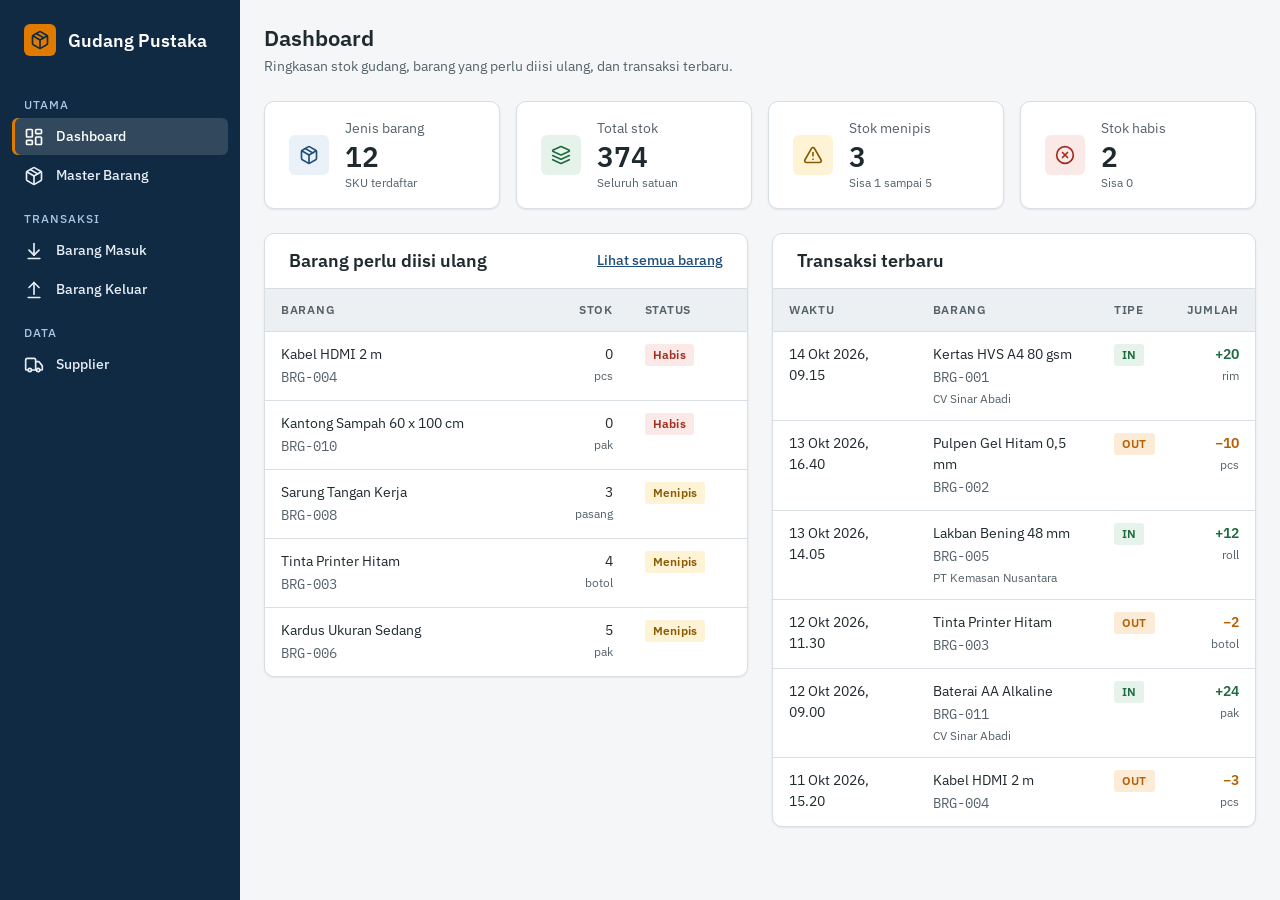
<file: src/dashboard/index.html>
<!DOCTYPE html>
<!-- =============================================================================
  index.html  ->  nanti diganti nama menjadi index.php
  Cari semua petunjuk backend dengan mencari kata:  BACKEND:
============================================================================== -->
<!-- BACKEND: ▼ MULAI partials/header.php (potong dari <!DOCTYPE> sampai <main ...>) -->
<!-- BACKEND: variabel yang perlu disediakan tiap halaman sebelum include header.php:
       $pageTitle  = 'Dashboard';    (untuk <title> dan judul di topbar)
       $activePage = 'dashboard';   (menandai menu yang aktif)
     Semua path (assets/..., items/...) lebih aman ditulis dari akar web
     (/assets/css/tokens.css, /items/list.php) supaya header.php bisa dipakai dari folder mana pun. -->
<html lang="id">
<head>
  <meta charset="utf-8">
  <meta name="viewport" content="width=device-width, initial-scale=1">
  <title>Dashboard · Gudang Pustaka</title>

  <link rel="preconnect" href="https://fonts.googleapis.com">
  <link rel="preconnect" href="https://fonts.gstatic.com" crossorigin>
  <link href="https://fonts.googleapis.com/css2?family=IBM+Plex+Mono:wght@400;500&family=IBM+Plex+Sans:wght@400;500;600&display=swap" rel="stylesheet">

  <link rel="stylesheet" href="../aseets/css/tokens.css">
  <link rel="stylesheet" href="../aseets/css/base.css">
  <link rel="stylesheet" href="../aseets/css/components.css">
  <link rel="stylesheet" href="../aseets/css/pages-dashboard-items.css">
</head>
<body>
  <a class="skip-link" href="#main">Lewati ke konten utama</a>

  <div class="app">
    <aside class="sidebar" id="sidebar" aria-label="Navigasi">
      <a class="sidebar__brand" href="index.html">
        <span class="sidebar__mark"><svg class="icon" viewBox="0 0 24 24" aria-hidden="true" focusable="false"><path d="m7.5 4.27 9 5.15"/><path d="M21 8a2 2 0 0 0-1-1.73l-7-4a2 2 0 0 0-2 0l-7 4A2 2 0 0 0 3 8v8a2 2 0 0 0 1 1.73l7 4a2 2 0 0 0 2 0l7-4A2 2 0 0 0 21 16Z"/><path d="m3.3 7 8.7 5 8.7-5"/><path d="M12 22V12"/></svg></span>
        Gudang Pustaka
      </a>
      <nav aria-label="Menu utama">
          <p class="nav__label">Utama</p>
          <ul class="nav__list">
            <li><a class="nav__link is-active" href="index.html" aria-current="page"><svg class="icon" viewBox="0 0 24 24" aria-hidden="true" focusable="false"><rect width="7" height="9" x="3" y="3" rx="1"/><rect width="7" height="5" x="14" y="3" rx="1"/><rect width="7" height="9" x="14" y="12" rx="1"/><rect width="7" height="5" x="3" y="16" rx="1"/></svg>Dashboard</a></li>
            <li><a class="nav__link" href="items/list.html"><svg class="icon" viewBox="0 0 24 24" aria-hidden="true" focusable="false"><path d="m7.5 4.27 9 5.15"/><path d="M21 8a2 2 0 0 0-1-1.73l-7-4a2 2 0 0 0-2 0l-7 4A2 2 0 0 0 3 8v8a2 2 0 0 0 1 1.73l7 4a2 2 0 0 0 2 0l7-4A2 2 0 0 0 21 16Z"/><path d="m3.3 7 8.7 5 8.7-5"/><path d="M12 22V12"/></svg>Master Barang</a></li>
          </ul>
          <p class="nav__label">Transaksi</p>
          <ul class="nav__list">
            <li><a class="nav__link" href="transactions/in.html"><svg class="icon" viewBox="0 0 24 24" aria-hidden="true" focusable="false"><path d="M12 17V3"/><path d="m6 11 6 6 6-6"/><path d="M19 21H5"/></svg>Barang Masuk</a></li>
            <li><a class="nav__link" href="transactions/out.html"><svg class="icon" viewBox="0 0 24 24" aria-hidden="true" focusable="false"><path d="m18 9-6-6-6 6"/><path d="M12 3v14"/><path d="M5 21h14"/></svg>Barang Keluar</a></li>
          </ul>
          <p class="nav__label">Data</p>
          <ul class="nav__list">
            <li><a class="nav__link" href="suppliers/list.html"><svg class="icon" viewBox="0 0 24 24" aria-hidden="true" focusable="false"><path d="M14 18V6a2 2 0 0 0-2-2H4a2 2 0 0 0-2 2v11a1 1 0 0 0 1 1h2"/><path d="M15 18H9"/><path d="M19 18h2a1 1 0 0 0 1-1v-3.65a1 1 0 0 0-.22-.624l-3.48-4.35A1 1 0 0 0 17.52 8H14"/><circle cx="17" cy="18" r="2"/><circle cx="7" cy="18" r="2"/></svg>Supplier</a></li>
          </ul>
      </nav>
    </aside>
    <div class="sidebar-overlay" id="sidebar-overlay" hidden></div>

    <div class="app__main">
      <header class="topbar">
        <button type="button" class="btn btn--ghost btn--icon" id="menu-toggle"
                aria-controls="sidebar" aria-expanded="false" aria-label="Buka menu"><svg class="icon" viewBox="0 0 24 24" aria-hidden="true" focusable="false"><line x1="4" x2="20" y1="12" y2="12"/><line x1="4" x2="20" y1="6" y2="6"/><line x1="4" x2="20" y1="18" y2="18"/></svg></button>
        <span class="topbar__title">Dashboard</span>
      </header>

      <main class="content" id="main">
<!-- BACKEND: ▲ SELESAI partials/header.php -->

<!-- ===================== ISI HALAMAN (khusus index.html) ===================== -->
<!-- BACKEND: halaman ini hanya MEMBACA data. Query-nya ada di PANDUAN_BACKEND.md bagian "Dashboard".
     Tiga blok data: (1) empat angka ringkasan, (2) barang stok <= 5, (3) 6 transaksi terbaru. -->

<div class="page-header">
  <h1 class="page-header__title">Dashboard</h1>
  <p class="page-header__subtitle">Ringkasan stok gudang, barang yang perlu diisi ulang, dan transaksi terbaru.</p>
</div>

<!-- BACKEND (1): angka ringkasan. Hitung dari tabel Items.
     Jenis barang = COUNT(*), Total stok = SUM(Quantity), Menipis = 1..5, Habis = 0 -->
<section class="stats" aria-label="Ringkasan stok">
  <div class="card stat">
    <span class="stat__icon"><svg class="icon" viewBox="0 0 24 24" aria-hidden="true" focusable="false"><path d="m7.5 4.27 9 5.15"/><path d="M21 8a2 2 0 0 0-1-1.73l-7-4a2 2 0 0 0-2 0l-7 4A2 2 0 0 0 3 8v8a2 2 0 0 0 1 1.73l7 4a2 2 0 0 0 2 0l7-4A2 2 0 0 0 21 16Z"/><path d="m3.3 7 8.7 5 8.7-5"/><path d="M12 22V12"/></svg></span>
    <div>
      <p class="stat__label">Jenis barang</p>
      <p class="stat__value">12</p>
      <p class="stat__note">SKU terdaftar</p>
    </div>
  </div>
  <div class="card stat">
    <span class="stat__icon stat__icon--ok"><svg class="icon" viewBox="0 0 24 24" aria-hidden="true" focusable="false"><path d="m12.83 2.18a2 2 0 0 0-1.66 0L2.6 6.08a1 1 0 0 0 0 1.83l8.58 3.91a2 2 0 0 0 1.66 0l8.58-3.9a1 1 0 0 0 0-1.83Z"/><path d="m22 17.65-9.17 4.16a2 2 0 0 1-1.66 0L2 17.65"/><path d="m22 12.65-9.17 4.16a2 2 0 0 1-1.66 0L2 12.65"/></svg></span>
    <div>
      <p class="stat__label">Total stok</p>
      <p class="stat__value">374</p>
      <p class="stat__note">Seluruh satuan</p>
    </div>
  </div>
  <div class="card stat">
    <span class="stat__icon stat__icon--warn"><svg class="icon" viewBox="0 0 24 24" aria-hidden="true" focusable="false"><path d="m21.73 18-8-14a2 2 0 0 0-3.48 0l-8 14A2 2 0 0 0 4 21h16a2 2 0 0 0 1.73-3"/><path d="M12 9v4"/><path d="M12 17h.01"/></svg></span>
    <div>
      <p class="stat__label">Stok menipis</p>
      <p class="stat__value">3</p>
      <p class="stat__note">Sisa 1 sampai 5</p>
    </div>
  </div>
  <div class="card stat">
    <span class="stat__icon stat__icon--danger"><svg class="icon" viewBox="0 0 24 24" aria-hidden="true" focusable="false"><circle cx="12" cy="12" r="10"/><path d="m15 9-6 6"/><path d="m9 9 6 6"/></svg></span>
    <div>
      <p class="stat__label">Stok habis</p>
      <p class="stat__value">2</p>
      <p class="stat__note">Sisa 0</p>
    </div>
  </div>
</section>

<div class="dash-grid">

  <!-- BACKEND (2): barang dengan Quantity <= 5, urut Quantity naik. Badge dihitung dari Quantity (lihat helper stockStatus). -->
  <section class="card" aria-labelledby="low-title">
    <div class="card__header card__header--split">
      <h2 class="card__title" id="low-title">Barang perlu diisi ulang</h2>
      <a class="card__link" href="items/list.html">Lihat semua barang</a>
    </div>
    <div class="table-wrap">
      <table class="table table--hover">
        <caption class="visually-hidden">Barang dengan stok menipis atau habis</caption>
        <thead>
          <tr>
            <th scope="col">Barang</th>
            <th scope="col" class="num">Stok</th>
            <th scope="col">Status</th>
          </tr>
        </thead>
        <tbody>
              <tr>
                <td>Kabel HDMI 2 m<span class="table__sub sku">BRG-004</span></td>
                <td class="num">0<span class="table__sub">pcs</span></td>
                <td><span class="badge badge--danger">Habis</span></td>
              </tr>
              <tr>
                <td>Kantong Sampah 60 x 100 cm<span class="table__sub sku">BRG-010</span></td>
                <td class="num">0<span class="table__sub">pak</span></td>
                <td><span class="badge badge--danger">Habis</span></td>
              </tr>
              <tr>
                <td>Sarung Tangan Kerja<span class="table__sub sku">BRG-008</span></td>
                <td class="num">3<span class="table__sub">pasang</span></td>
                <td><span class="badge badge--warn">Menipis</span></td>
              </tr>
              <tr>
                <td>Tinta Printer Hitam<span class="table__sub sku">BRG-003</span></td>
                <td class="num">4<span class="table__sub">botol</span></td>
                <td><span class="badge badge--warn">Menipis</span></td>
              </tr>
              <tr>
                <td>Kardus Ukuran Sedang<span class="table__sub sku">BRG-006</span></td>
                <td class="num">5<span class="table__sub">pak</span></td>
                <td><span class="badge badge--warn">Menipis</span></td>
              </tr>
        </tbody>
      </table>
    </div>
    <!-- BACKEND: kalau tidak ada barang menipis, ganti tabel dengan:
         <div class="empty"><p class="empty__title">Semua stok aman</p><p>Belum ada barang yang perlu diisi ulang.</p></div> -->
  </section>

  <!-- BACKEND (3): 6 baris terakhir dari StockTransactions, urut TransactionDate DESC,
       JOIN Items (nama, unit) dan LEFT JOIN Suppliers (supplier hanya ada untuk IN). -->
  <section class="card" aria-labelledby="tx-title">
    <div class="card__header">
      <h2 class="card__title" id="tx-title">Transaksi terbaru</h2>
    </div>
    <div class="table-wrap">
      <table class="table table--hover">
        <caption class="visually-hidden">Enam transaksi barang masuk dan keluar terakhir</caption>
        <thead>
          <tr>
            <th scope="col">Waktu</th>
            <th scope="col">Barang</th>
            <th scope="col">Tipe</th>
            <th scope="col" class="num">Jumlah</th>
          </tr>
        </thead>
        <tbody>
              <tr>
                <td><time datetime="2026-10-14T09:15">14 Okt 2026, 09.15</time></td>
                <td>Kertas HVS A4 80 gsm<span class="table__sub sku">BRG-001</span><span class="table__sub">CV Sinar Abadi</span></td>
                <td><span class="badge badge--in">IN</span></td>
                <td class="num"><span class="qty--in">+20</span><span class="table__sub">rim</span></td>
              </tr>
              <tr>
                <td><time datetime="2026-10-13T16:40">13 Okt 2026, 16.40</time></td>
                <td>Pulpen Gel Hitam 0,5 mm<span class="table__sub sku">BRG-002</span></td>
                <td><span class="badge badge--out">OUT</span></td>
                <td class="num"><span class="qty--out">−10</span><span class="table__sub">pcs</span></td>
              </tr>
              <tr>
                <td><time datetime="2026-10-13T14:05">13 Okt 2026, 14.05</time></td>
                <td>Lakban Bening 48 mm<span class="table__sub sku">BRG-005</span><span class="table__sub">PT Kemasan Nusantara</span></td>
                <td><span class="badge badge--in">IN</span></td>
                <td class="num"><span class="qty--in">+12</span><span class="table__sub">roll</span></td>
              </tr>
              <tr>
                <td><time datetime="2026-10-12T11:30">12 Okt 2026, 11.30</time></td>
                <td>Tinta Printer Hitam<span class="table__sub sku">BRG-003</span></td>
                <td><span class="badge badge--out">OUT</span></td>
                <td class="num"><span class="qty--out">−2</span><span class="table__sub">botol</span></td>
              </tr>
              <tr>
                <td><time datetime="2026-10-12T09:00">12 Okt 2026, 09.00</time></td>
                <td>Baterai AA Alkaline<span class="table__sub sku">BRG-011</span><span class="table__sub">CV Sinar Abadi</span></td>
                <td><span class="badge badge--in">IN</span></td>
                <td class="num"><span class="qty--in">+24</span><span class="table__sub">pak</span></td>
              </tr>
              <tr>
                <td><time datetime="2026-10-11T15:20">11 Okt 2026, 15.20</time></td>
                <td>Kabel HDMI 2 m<span class="table__sub sku">BRG-004</span></td>
                <td><span class="badge badge--out">OUT</span></td>
                <td class="num"><span class="qty--out">−3</span><span class="table__sub">pcs</span></td>
              </tr>
        </tbody>
      </table>
    </div>
    <!-- BACKEND: kalau belum ada transaksi, tampilkan blok .empty seperti di atas ("Belum ada transaksi"). -->
  </section>

</div>
<!-- ===================== AKHIR ISI HALAMAN ===================== -->

<!-- BACKEND: ▼ MULAI partials/footer.php (sama persis dengan berkas footer.php yang sudah ada) -->
      </main>
    </div><!-- /.app__main -->
  </div><!-- /.app -->

  <script>
    // Menu samping untuk layar kecil
    (function () {
      var toggle  = document.getElementById('menu-toggle');
      var sidebar = document.getElementById('sidebar');
      var overlay = document.getElementById('sidebar-overlay');
      if (!toggle || !sidebar || !overlay) return;

      function setOpen(open) {
        sidebar.classList.toggle('is-open', open);
        overlay.hidden = !open;
        toggle.setAttribute('aria-expanded', String(open));
      }

      toggle.addEventListener('click', function () {
        setOpen(!sidebar.classList.contains('is-open'));
      });
      overlay.addEventListener('click', function () { setOpen(false); });
      document.addEventListener('keydown', function (ev) {
        if (ev.key === 'Escape') setOpen(false);
      });
    })();
  </script>
</body>
</html>
<!-- BACKEND: ▲ SELESAI partials/footer.php -->
</file>
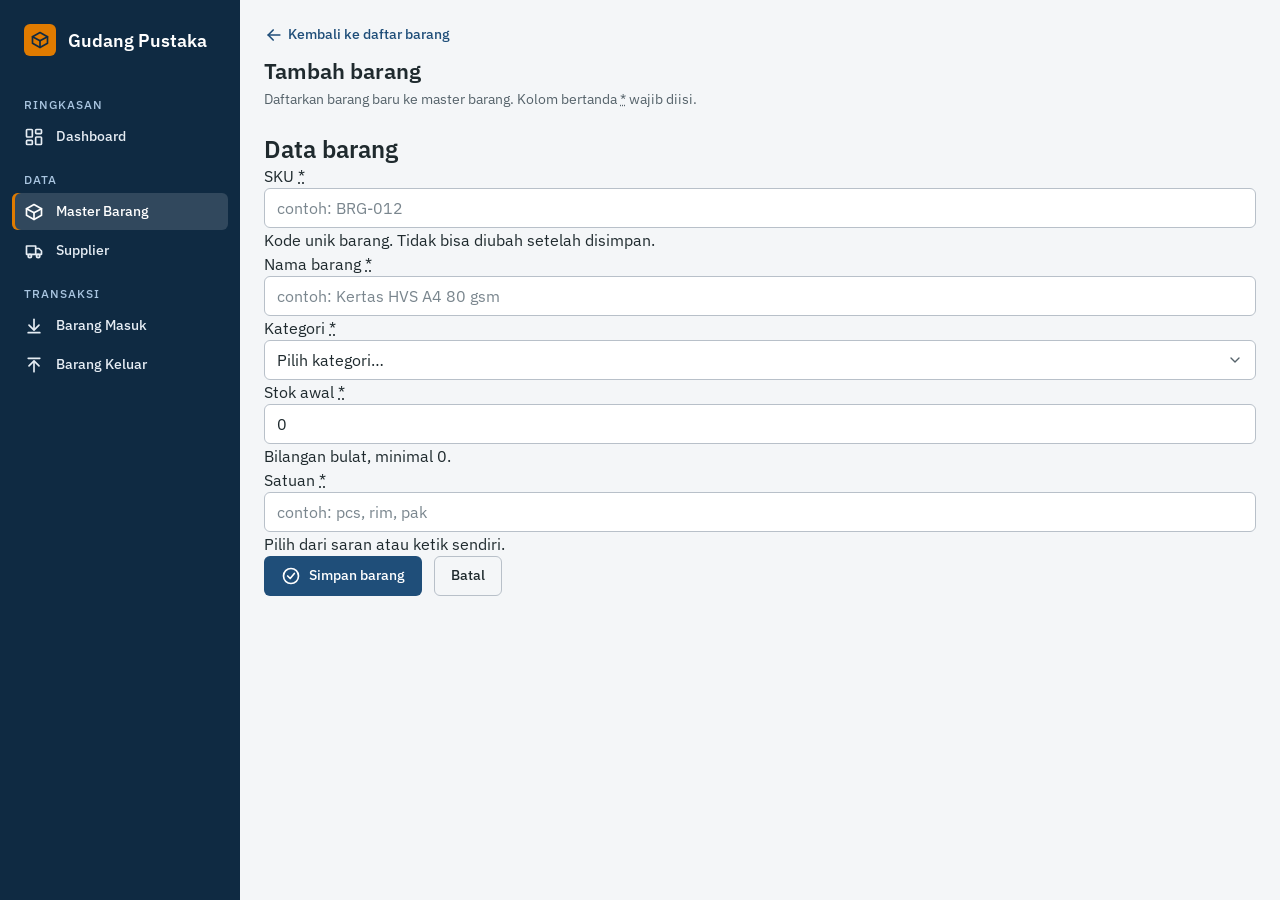
<file: src/items/create.html>
<!DOCTYPE html>
<html lang="id">
<head>
  <meta charset="utf-8">
  <meta name="viewport" content="width=device-width, initial-scale=1">
  <title>Tambah Barang · Gudang Pustaka</title>
  <link rel="preconnect" href="https://fonts.googleapis.com">
  <link rel="preconnect" href="https://fonts.gstatic.com" crossorigin>
  <link href="https://fonts.googleapis.com/css2?family=IBM+Plex+Sans:wght@400;500;600&display=swap" rel="stylesheet">
  
  <link rel="stylesheet" href="../aseets/css/tokens.css">
  <link rel="stylesheet" href="../aseets/css/base.css">
  <link rel="stylesheet" href="../aseets/css/components.css">
  <link rel="stylesheet" href="../aseets/css/pages-dashboard-items.css"
</head>
<body>
  <a class="skip-link" href="#main">Lewati ke konten utama</a>
  <div class="app">
    <aside class="sidebar" id="sidebar" aria-label="Navigasi utama">
      <a class="sidebar__brand" href="index.html">
        <span class="sidebar__mark">
          <svg class="icon" width="18" height="18" viewBox="0 0 24 24" fill="none" stroke="currentColor" stroke-width="2" stroke-linecap="round" stroke-linejoin="round" aria-hidden="true">
            <path d="M21 8 12 3 3 8v8l9 5 9-5z"/>
            <path d="m3 8 9 5 9-5"/>
            <path d="M12 13v8"/>
          </svg>
        </span>
        <span>Gudang Pustaka</span>
      </a>
      <nav class="nav">
        <p class="nav__label">Ringkasan</p>
        <ul class="nav__list">
          <li>
            <a class="nav__link" href="index.html">
              <svg class="icon" width="20" height="20" viewBox="0 0 24 24" fill="none" stroke="currentColor" stroke-width="2" stroke-linecap="round" stroke-linejoin="round" aria-hidden="true">
                <rect x="3" y="3" width="7" height="9" rx="1"/>
                <rect x="14" y="3" width="7" height="5" rx="1"/>
                <rect x="14" y="12" width="7" height="9" rx="1"/>
                <rect x="3" y="16" width="7" height="5" rx="1"/>
              </svg>
              <span>Dashboard</span>
            </a>
          </li>
        </ul>
        <p class="nav__label">Data</p>
        <ul class="nav__list">
          <li>
            <a class="nav__link is-active" href="items/list.html" aria-current="page">
              <svg class="icon" width="20" height="20" viewBox="0 0 24 24" fill="none" stroke="currentColor" stroke-width="2" stroke-linecap="round" stroke-linejoin="round" aria-hidden="true">
                <path d="M21 8 12 3 3 8v8l9 5 9-5z"/>
                <path d="m3 8 9 5 9-5"/>
                <path d="M12 13v8"/>
              </svg>
              <span>Master Barang</span>
            </a>
          </li>
          <li>
            <a class="nav__link" href="suppliers/list.html">
              <svg class="icon" width="20" height="20" viewBox="0 0 24 24" fill="none" stroke="currentColor" stroke-width="2" stroke-linecap="round" stroke-linejoin="round" aria-hidden="true">
                <path d="M3 6h11v10H3z"/>
                <path d="M14 9h4l3 3v4h-7"/>
                <circle cx="7" cy="18" r="2"/>
                <circle cx="17" cy="18" r="2"/>
              </svg>
              <span>Supplier</span>
            </a>
          </li>
        </ul>
        <p class="nav__label">Transaksi</p>
        <ul class="nav__list">
          <li>
            <a class="nav__link" href="transactions/in.html">
              <svg class="icon" width="20" height="20" viewBox="0 0 24 24" fill="none" stroke="currentColor" stroke-width="2" stroke-linecap="round" stroke-linejoin="round" aria-hidden="true">
                <path d="M12 4v12"/>
                <path d="m6 11 6 6 6-6"/>
                <path d="M5 20h14"/>
              </svg>
              <span>Barang Masuk</span>
            </a>
          </li>
          <li>
            <a class="nav__link" href="transactions/out.html">
              <svg class="icon" width="20" height="20" viewBox="0 0 24 24" fill="none" stroke="currentColor" stroke-width="2" stroke-linecap="round" stroke-linejoin="round" aria-hidden="true">
                <path d="M12 20V8"/>
                <path d="m6 13 6-6 6 6"/>
                <path d="M5 4h14"/>
              </svg>
              <span>Barang Keluar</span>
            </a>
          </li>
        </ul>
      </nav>
    </aside>
    <div class="sidebar-overlay" id="sidebar-overlay" hidden></div>
    <div class="app__main">
      <header class="topbar">
        <button type="button" class="btn btn--ghost btn--icon" id="menu-toggle" aria-controls="sidebar" aria-expanded="false" aria-label="Buka menu">
          <svg class="icon" width="20" height="20" viewBox="0 0 24 24" fill="none" stroke="currentColor" stroke-width="2" stroke-linecap="round" stroke-linejoin="round" aria-hidden="true">
            <path d="M4 6h16"/>
            <path d="M4 12h16"/>
            <path d="M4 18h16"/>
          </svg>
        </button>
        <span class="topbar__title">Gudang Pustaka</span>
      </header>
      <main class="content" id="main">
        <div class="page-header">
          <a class="back-link" href="items/list.html">
            <svg class="icon" width="18" height="18" viewBox="0 0 24 24" fill="none" stroke="currentColor" stroke-width="2" stroke-linecap="round" stroke-linejoin="round" aria-hidden="true" style="transform: scaleX(-1);">
              <path d="M5 12h14"/>
              <path d="m13 6 6 6-6 6"/>
            </svg>
            <span>Kembali ke daftar barang</span>
          </a>
          <h1 class="page-header__title">Tambah barang</h1>
          <p class="page-header__subtitle">Daftarkan barang baru ke master barang. Kolom bertanda <abbr title="wajib">*</abbr> wajib diisi.</p>
        </div>

        <form class="form" action="store.php" method="post" novalidate>
          <!-- Token CSRF (di versi PHP diisi otomatis oleh csrf_field()) -->
          <input type="hidden" name="csrf" value="">

          <section class="panel">
            <header class="panel__header">
              <h2 class="panel__title">Data barang</h2>
            </header>
            <div class="panel__body">
              <div class="form-grid">
                <div class="form-group">
                  <label class="form-label" for="sku">
                    SKU <abbr title="wajib">*</abbr>
                  </label>
                  <input
                    class="input"
                    type="text"
                    id="sku"
                    name="sku"
                    required
                    maxlength="32"
                    pattern="[A-Za-z0-9\-]+"
                    autocomplete="off"
                    placeholder="contoh: BRG-012"
                  >
                  <p class="form-hint">Kode unik barang. Tidak bisa diubah setelah disimpan.</p>
                </div>

                <div class="form-group form-group--full">
                  <label class="form-label" for="name">
                    Nama barang <abbr title="wajib">*</abbr>
                  </label>
                  <input
                    class="input"
                    type="text"
                    id="name"
                    name="name"
                    required
                    maxlength="120"
                    autocomplete="off"
                    placeholder="contoh: Kertas HVS A4 80 gsm"
                  >
                </div>

                <div class="form-group">
                  <label class="form-label" for="category">
                    Kategori <abbr title="wajib">*</abbr>
                  </label>
                  <select class="select" id="category" name="category" required>
                    <option value="">Pilih kategori…</option>
                    <option value="alat-tulis">Alat Tulis</option>
                    <option value="elektronik">Elektronik</option>
                    <option value="kemasan">Kemasan</option>
                    <option value="kebersihan">Kebersihan</option>
                    <option value="perkakas-k3">Perkakas &amp; K3</option>
                  </select>
                </div>

                <div class="form-group">
                  <label class="form-label" for="initial_stock">
                    Stok awal <abbr title="wajib">*</abbr>
                  </label>
                  <input
                    class="input"
                    type="number"
                    id="initial_stock"
                    name="initial_stock"
                    required
                    min="0"
                    step="1"
                    inputmode="numeric"
                    value="0"
                  >
                  <p class="form-hint">Bilangan bulat, minimal 0.</p>
                </div>

                <div class="form-group">
                  <label class="form-label" for="unit">
                    Satuan <abbr title="wajib">*</abbr>
                  </label>
                  <input
                    class="input"
                    type="text"
                    id="unit"
                    name="unit"
                    list="unit-suggestions"
                    required
                    maxlength="24"
                    autocomplete="off"
                    placeholder="contoh: pcs, rim, pak"
                  >
                  <datalist id="unit-suggestions">
                    <option value="pcs"></option>
                    <option value="rim"></option>
                    <option value="pak"></option>
                    <option value="roll"></option>
                    <option value="botol"></option>
                    <option value="kotak"></option>
                    <option value="pasang"></option>
                    <option value="set"></option>
                  </datalist>
                  <p class="form-hint">Pilih dari saran atau ketik sendiri.</p>
                </div>
              </div>
            </div>
            <footer class="panel__footer">
              <div class="form-actions">
                <button type="submit" class="btn btn--primary">
                  <svg class="icon" width="18" height="18" viewBox="0 0 24 24" fill="none" stroke="currentColor" stroke-width="2" stroke-linecap="round" stroke-linejoin="round" aria-hidden="true">
                    <circle cx="12" cy="12" r="9"/>
                    <path d="m8 12 3 3 5-6"/>
                  </svg>
                  <span>Simpan barang</span>
                </button>
                <a class="btn btn--ghost" href="items/list.html">Batal</a>
              </div>
            </footer>
          </section>
        </form>
      </main>
    </div><!-- /.app__main -->
  </div><!-- /.app -->
  <script>
    // Menu samping untuk layar kecil
    (function () {
      var toggle  = document.getElementById('menu-toggle');
      var sidebar = document.getElementById('sidebar');
      var overlay = document.getElementById('sidebar-overlay');
      if (!toggle || !sidebar || !overlay) return;

      function setOpen(open) {
        sidebar.classList.toggle('is-open', open);
        overlay.hidden = !open;
        toggle.setAttribute('aria-expanded', String(open));
      }

      toggle.addEventListener('click', function () {
        setOpen(!sidebar.classList.contains('is-open'));
      });
      overlay.addEventListener('click', function () { setOpen(false); });
      document.addEventListener('keydown', function (ev) {
        if (ev.key === 'Escape') setOpen(false);
      });
    })();
  </script>
</body>
</html>
</file>
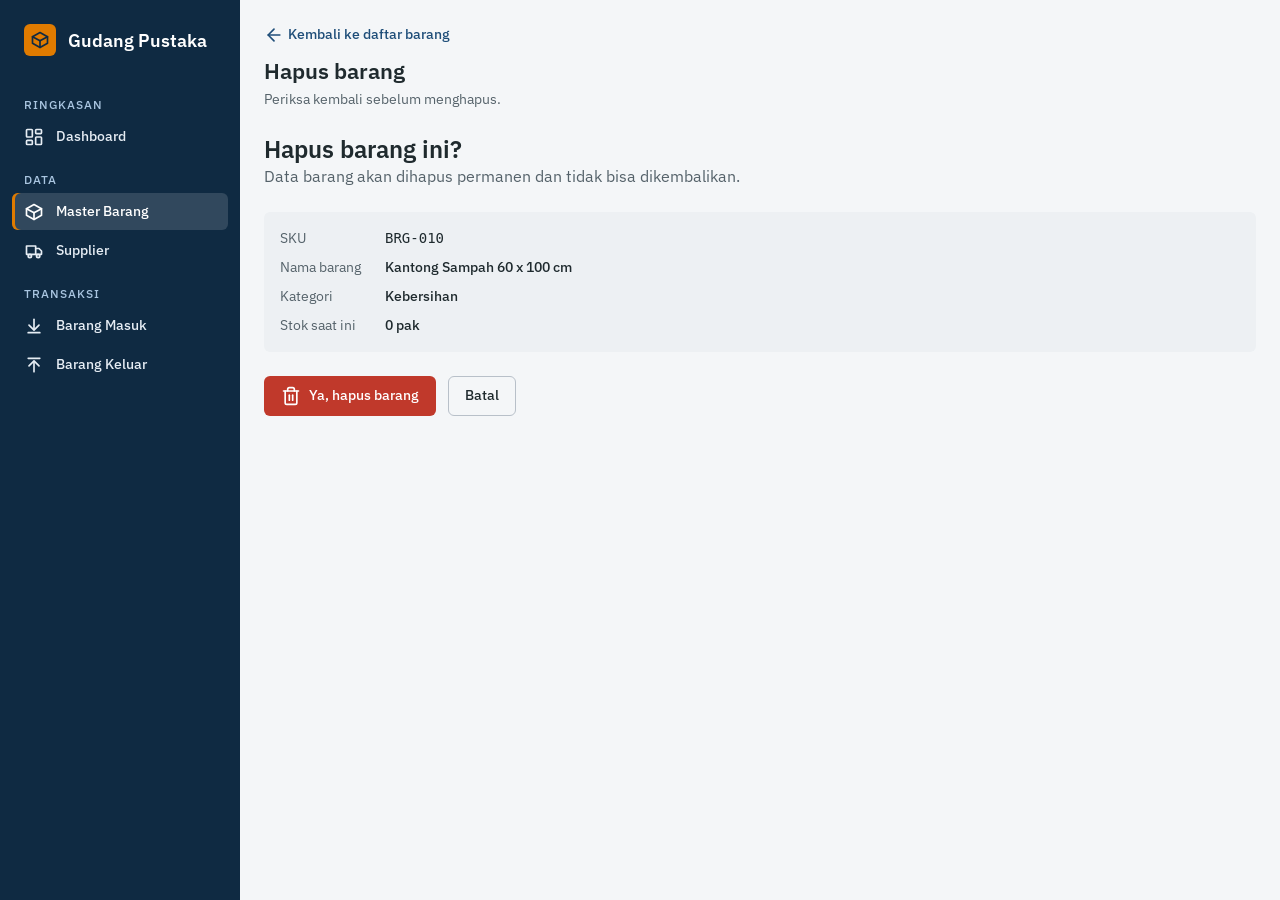
<file: src/items/delete.html>
<!DOCTYPE html>
<html lang="id">
<head>
  <meta charset="utf-8">
  <meta name="viewport" content="width=device-width, initial-scale=1">
  <title>Hapus Barang · Gudang Pustaka</title>
  <link rel="preconnect" href="https://fonts.googleapis.com">
  <link rel="preconnect" href="https://fonts.gstatic.com" crossorigin>
  <link href="https://fonts.googleapis.com/css2?family=IBM+Plex+Sans:wght@400;500;600&display=swap" rel="stylesheet">
  <link rel="stylesheet" href="../aseets/css/tokens.css">
  <link rel="stylesheet" href="../aseets/css/base.css">
  <link rel="stylesheet" href="../aseets/css/components.css">
  <link rel="stylesheet" href="../aseets/css/pages-dashboard-items.css">
</head>
<body>
  <a class="skip-link" href="#main">Lewati ke konten utama</a>
  <div class="app">
    <aside class="sidebar" id="sidebar" aria-label="Navigasi utama">
      <a class="sidebar__brand" href="/index.html">
        <span class="sidebar__mark">
          <svg class="icon" width="18" height="18" viewBox="0 0 24 24" fill="none" stroke="currentColor" stroke-width="2" stroke-linecap="round" stroke-linejoin="round" aria-hidden="true">
            <path d="M21 8 12 3 3 8v8l9 5 9-5z"/>
            <path d="m3 8 9 5 9-5"/>
            <path d="M12 13v8"/>
          </svg>
        </span>
        <span>Gudang Pustaka</span>
      </a>
      <nav class="nav">
        <p class="nav__label">Ringkasan</p>
        <ul class="nav__list">
          <li>
            <a class="nav__link" href="/index.html">
              <svg class="icon" width="20" height="20" viewBox="0 0 24 24" fill="none" stroke="currentColor" stroke-width="2" stroke-linecap="round" stroke-linejoin="round" aria-hidden="true">
                <rect x="3" y="3" width="7" height="9" rx="1"/>
                <rect x="14" y="3" width="7" height="5" rx="1"/>
                <rect x="14" y="12" width="7" height="9" rx="1"/>
                <rect x="3" y="16" width="7" height="5" rx="1"/>
              </svg>
              <span>Dashboard</span>
            </a>
          </li>
        </ul>
        <p class="nav__label">Data</p>
        <ul class="nav__list">
          <li>
            <a class="nav__link is-active" href="/items/list.html" aria-current="page">
              <svg class="icon" width="20" height="20" viewBox="0 0 24 24" fill="none" stroke="currentColor" stroke-width="2" stroke-linecap="round" stroke-linejoin="round" aria-hidden="true">
                <path d="M21 8 12 3 3 8v8l9 5 9-5z"/>
                <path d="m3 8 9 5 9-5"/>
                <path d="M12 13v8"/>
              </svg>
              <span>Master Barang</span>
            </a>
          </li>
          <li>
            <a class="nav__link" href="/suppliers/list.html">
              <svg class="icon" width="20" height="20" viewBox="0 0 24 24" fill="none" stroke="currentColor" stroke-width="2" stroke-linecap="round" stroke-linejoin="round" aria-hidden="true">
                <path d="M3 6h11v10H3z"/>
                <path d="M14 9h4l3 3v4h-7"/>
                <circle cx="7" cy="18" r="2"/>
                <circle cx="17" cy="18" r="2"/>
              </svg>
              <span>Supplier</span>
            </a>
          </li>
        </ul>
        <p class="nav__label">Transaksi</p>
        <ul class="nav__list">
          <li>
            <a class="nav__link" href="/transactions/in.html">
              <svg class="icon" width="20" height="20" viewBox="0 0 24 24" fill="none" stroke="currentColor" stroke-width="2" stroke-linecap="round" stroke-linejoin="round" aria-hidden="true">
                <path d="M12 4v12"/>
                <path d="m6 11 6 6 6-6"/>
                <path d="M5 20h14"/>
              </svg>
              <span>Barang Masuk</span>
            </a>
          </li>
          <li>
            <a class="nav__link" href="/transactions/out.html">
              <svg class="icon" width="20" height="20" viewBox="0 0 24 24" fill="none" stroke="currentColor" stroke-width="2" stroke-linecap="round" stroke-linejoin="round" aria-hidden="true">
                <path d="M12 20V8"/>
                <path d="m6 13 6-6 6 6"/>
                <path d="M5 4h14"/>
              </svg>
              <span>Barang Keluar</span>
            </a>
          </li>
        </ul>
      </nav>
    </aside>
    
    <div class="sidebar-overlay" id="sidebar-overlay" hidden></div>
    
    <div class="app__main">
      <header class="topbar">
        <button type="button" class="btn btn--ghost btn--icon" id="menu-toggle" aria-controls="sidebar" aria-expanded="false" aria-label="Buka menu">
          <svg class="icon" width="20" height="20" viewBox="0 0 24 24" fill="none" stroke="currentColor" stroke-width="2" stroke-linecap="round" stroke-linejoin="round" aria-hidden="true">
            <path d="M4 6h16"/>
            <path d="M4 12h16"/>
            <path d="M4 18h16"/>
          </svg>
        </button>
        <span class="topbar__title">Gudang Pustaka</span>
      </header>
      
      <main class="content" id="main">
        <a class="back-link" href="/items/list.html">
          <svg class="icon" width="18" height="18" viewBox="0 0 24 24" fill="none" stroke="currentColor" stroke-width="2" stroke-linecap="round" stroke-linejoin="round" aria-hidden="true">
            <path d="m12 19-7-7 7-7"/>
            <path d="M19 12H5"/>
          </svg>
          <span>Kembali ke daftar barang</span>
        </a>

        <div class="page-header">
          <h1 class="page-header__title">Hapus barang</h1>
          <p class="page-header__subtitle">Periksa kembali sebelum menghapus.</p>
        </div>

        <section class="panel">
          <header class="panel__header">
            <h2 class="panel__title">Hapus barang ini?</h2>
          </header>
          <div class="panel__body">
            <p class="text-muted" style="margin-bottom: 1.5rem;">Data barang akan dihapus permanen dan tidak bisa dikembalikan.</p>

            <dl class="detail-list">
              <dt>SKU</dt>
              <dd><span class="sku">BRG-010</span></dd>
              
              <dt>Nama barang</dt>
              <dd>Kantong Sampah 60 x 100 cm</dd>
              
              <dt>Kategori</dt>
              <dd>Kebersihan</dd>
              
              <dt>Stok saat ini</dt>
              <dd>0 pak</dd>
            </dl>
          </div>
          <footer class="panel__footer">
            <form method="post" action="delete.html" class="form-actions">
              <input type="hidden" name="sku" value="BRG-010">
              <button type="submit" class="btn btn--danger">
                <svg class="icon" width="18" height="18" viewBox="0 0 24 24" fill="none" stroke="currentColor" stroke-width="2" stroke-linecap="round" stroke-linejoin="round" aria-hidden="true">
                  <path d="M3 6h18"/>
                  <path d="M19 6v14c0 1-1 2-2 2H7c-1 0-2-1-2-2V6"/>
                  <path d="M8 6V4c0-1 1-2 2-2h4c1 0 2 1 2 2v2"/>
                  <line x1="10" x2="10" y1="11" y2="17"/>
                  <line x1="14" x2="14" y1="11" y2="17"/>
                </svg>
                <span>Ya, hapus barang</span>
              </button>
              <a class="btn btn--ghost" href="/items/list.html">Batal</a>
            </form>
          </footer>
        </section>
      </main>
    </div><!-- /.app__main -->
  </div><!-- /.app -->
  
  <script>
    // Menu samping untuk layar kecil
    (function () {
      var toggle  = document.getElementById('menu-toggle');
      var sidebar = document.getElementById('sidebar');
      var overlay = document.getElementById('sidebar-overlay');
      if (!toggle || !sidebar || !overlay) return;

      function setOpen(open) {
        sidebar.classList.toggle('is-open', open);
        overlay.hidden = !open;
        toggle.setAttribute('aria-expanded', String(open));
      }

      toggle.addEventListener('click', function () {
        setOpen(!sidebar.classList.contains('is-open'));
      });
      overlay.addEventListener('click', function () { setOpen(false); });
      document.addEventListener('keydown', function (ev) {
        if (ev.key === 'Escape') setOpen(false);
      });
    })();
  </script>
</body>
</html>
</file>
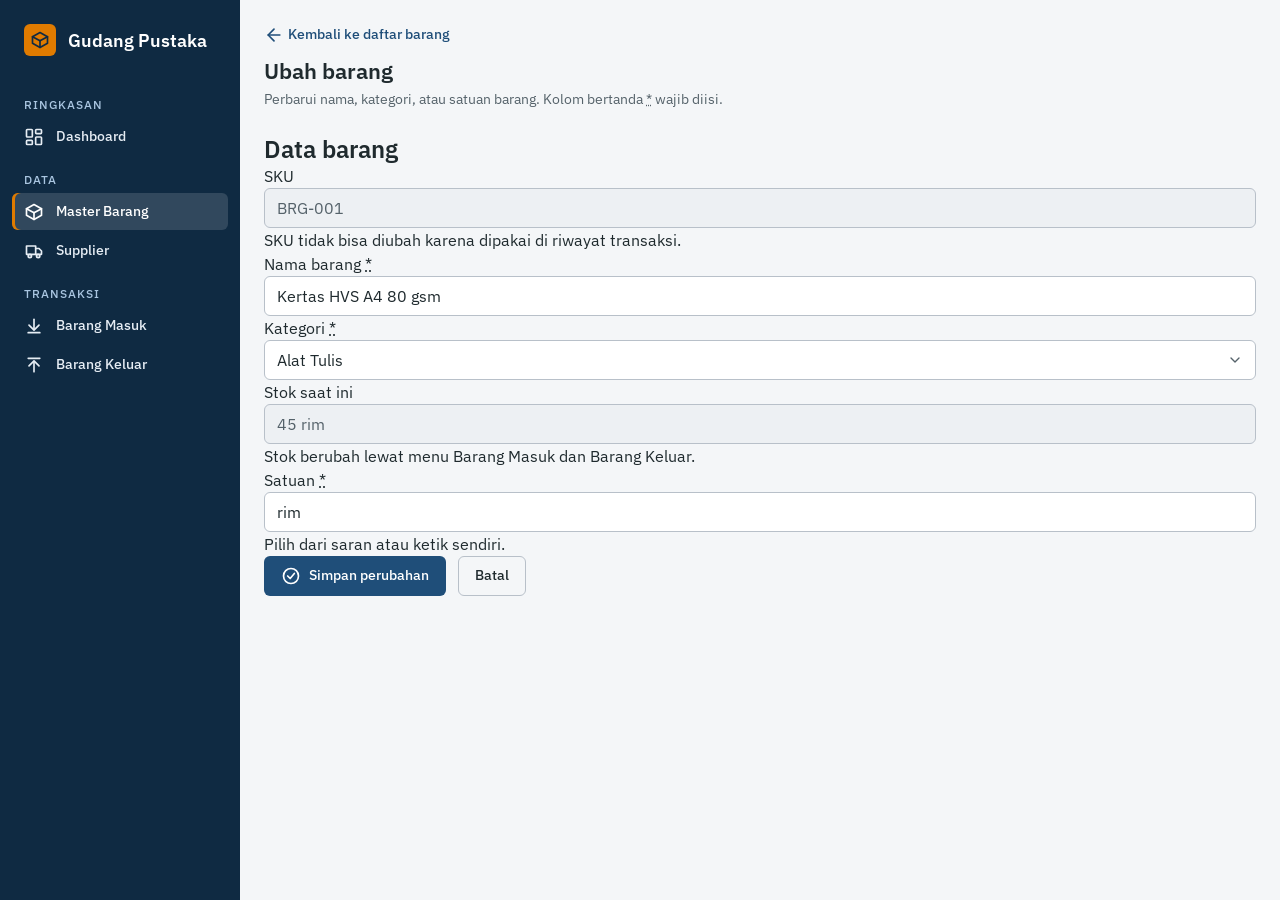
<file: src/items/edit.html>
<!DOCTYPE html>
<html lang="id">
<head>
  <meta charset="utf-8">
  <meta name="viewport" content="width=device-width, initial-scale=1">
  <title>Ubah Barang · Gudang Pustaka</title>
  <link rel="preconnect" href="https://fonts.googleapis.com">
  <link rel="preconnect" href="https://fonts.gstatic.com" crossorigin>
  <link href="https://fonts.googleapis.com/css2?family=IBM+Plex+Sans:wght@400;500;600&display=swap" rel="stylesheet">
  <link rel="stylesheet" href="../aseets/css/tokens.css">
  <link rel="stylesheet" href="../aseets/css/base.css">
  <link rel="stylesheet" href="../aseets/css/components.css">
  <link rel="stylesheet" href="../aseets/css/pages-dashboard-items.css">
</head>
<body>
  <a class="skip-link" href="#main">Lewati ke konten utama</a>
  <div class="app">
    <aside class="sidebar" id="sidebar" aria-label="Navigasi utama">
      <a class="sidebar__brand" href="/index.html">
        <span class="sidebar__mark">
          <svg class="icon" width="18" height="18" viewBox="0 0 24 24" fill="none" stroke="currentColor" stroke-width="2" stroke-linecap="round" stroke-linejoin="round" aria-hidden="true">
            <path d="M21 8 12 3 3 8v8l9 5 9-5z"/>
            <path d="m3 8 9 5 9-5"/>
            <path d="M12 13v8"/>
          </svg>
        </span>
        <span>Gudang Pustaka</span>
      </a>
      <nav class="nav">
        <p class="nav__label">Ringkasan</p>
        <ul class="nav__list">
          <li>
            <a class="nav__link" href="/index.html">
              <svg class="icon" width="20" height="20" viewBox="0 0 24 24" fill="none" stroke="currentColor" stroke-width="2" stroke-linecap="round" stroke-linejoin="round" aria-hidden="true">
                <rect x="3" y="3" width="7" height="9" rx="1"/>
                <rect x="14" y="3" width="7" height="5" rx="1"/>
                <rect x="14" y="12" width="7" height="9" rx="1"/>
                <rect x="3" y="16" width="7" height="5" rx="1"/>
              </svg>
              <span>Dashboard</span>
            </a>
          </li>
        </ul>
        <p class="nav__label">Data</p>
        <ul class="nav__list">
          <li>
            <a class="nav__link is-active" href="/items/list.html" aria-current="page">
              <svg class="icon" width="20" height="20" viewBox="0 0 24 24" fill="none" stroke="currentColor" stroke-width="2" stroke-linecap="round" stroke-linejoin="round" aria-hidden="true">
                <path d="M21 8 12 3 3 8v8l9 5 9-5z"/>
                <path d="m3 8 9 5 9-5"/>
                <path d="M12 13v8"/>
              </svg>
              <span>Master Barang</span>
            </a>
          </li>
          <li>
            <a class="nav__link" href="/suppliers/list.html">
              <svg class="icon" width="20" height="20" viewBox="0 0 24 24" fill="none" stroke="currentColor" stroke-width="2" stroke-linecap="round" stroke-linejoin="round" aria-hidden="true">
                <path d="M3 6h11v10H3z"/>
                <path d="M14 9h4l3 3v4h-7"/>
                <circle cx="7" cy="18" r="2"/>
                <circle cx="17" cy="18" r="2"/>
              </svg>
              <span>Supplier</span>
            </a>
          </li>
        </ul>
        <p class="nav__label">Transaksi</p>
        <ul class="nav__list">
          <li>
            <a class="nav__link" href="/transactions/in.html">
              <svg class="icon" width="20" height="20" viewBox="0 0 24 24" fill="none" stroke="currentColor" stroke-width="2" stroke-linecap="round" stroke-linejoin="round" aria-hidden="true">
                <path d="M12 4v12"/>
                <path d="m6 11 6 6 6-6"/>
                <path d="M5 20h14"/>
              </svg>
              <span>Barang Masuk</span>
            </a>
          </li>
          <li>
            <a class="nav__link" href="/transactions/out.html">
              <svg class="icon" width="20" height="20" viewBox="0 0 24 24" fill="none" stroke="currentColor" stroke-width="2" stroke-linecap="round" stroke-linejoin="round" aria-hidden="true">
                <path d="M12 20V8"/>
                <path d="m6 13 6-6 6 6"/>
                <path d="M5 4h14"/>
              </svg>
              <span>Barang Keluar</span>
            </a>
          </li>
        </ul>
      </nav>
    </aside>

    <div class="sidebar-overlay" id="sidebar-overlay" hidden></div>

    <div class="app__main">
      <header class="topbar">
        <button type="button" class="btn btn--ghost btn--icon" id="menu-toggle" aria-controls="sidebar" aria-expanded="false" aria-label="Buka menu">
          <svg class="icon" width="20" height="20" viewBox="0 0 24 24" fill="none" stroke="currentColor" stroke-width="2" stroke-linecap="round" stroke-linejoin="round" aria-hidden="true">
            <path d="M4 6h16"/>
            <path d="M4 12h16"/>
            <path d="M4 18h16"/>
          </svg>
        </button>
        <span class="topbar__title">Gudang Pustaka</span>
      </header>

      <main class="content" id="main">
        <a class="back-link" href="/items/list.html">
          <svg class="icon" width="18" height="18" viewBox="0 0 24 24" fill="none" stroke="currentColor" stroke-width="2" stroke-linecap="round" stroke-linejoin="round" aria-hidden="true">
            <path d="m12 19-7-7 7-7"/>
            <path d="M19 12H5"/>
          </svg>
          <span>Kembali ke daftar barang</span>
        </a>

        <div class="page-header">
          <h1 class="page-header__title">Ubah barang</h1>
          <p class="page-header__subtitle">Perbarui nama, kategori, atau satuan barang. Kolom bertanda <abbr title="wajib">*</abbr> wajib diisi.</p>
        </div>

        <form class="form" action="update.html" method="post" novalidate>
          <input type="hidden" name="csrf" value="">

          <section class="panel">
            <header class="panel__header">
              <h2 class="panel__title">Data barang</h2>
            </header>
            <div class="panel__body">
              <div class="form-grid">
                <div class="form-group form-group--full">
                  <label class="form-label" for="sku">
                    SKU
                  </label>
                  <input
                    class="input"
                    type="text"
                    id="sku"
                    name="sku"
                    value="BRG-001"
                    readonly
                    aria-readonly="true"
                  >
                  <p class="form-hint">SKU tidak bisa diubah karena dipakai di riwayat transaksi.</p>
                </div>

                <div class="form-group form-group--full">
                  <label class="form-label" for="name">
                    Nama barang <abbr title="wajib">*</abbr>
                  </label>
                  <input
                    class="input"
                    type="text"
                    id="name"
                    name="name"
                    required
                    maxlength="120"
                    autocomplete="off"
                    value="Kertas HVS A4 80 gsm"
                  >
                </div>

                <div class="form-group">
                  <label class="form-label" for="category">
                    Kategori <abbr title="wajib">*</abbr>
                  </label>
                  <select class="select" id="category" name="category" required>
                    <option value="">Pilih kategori…</option>
                    <option value="alat-tulis" selected>Alat Tulis</option>
                    <option value="elektronik">Elektronik</option>
                    <option value="kemasan">Kemasan</option>
                    <option value="kebersihan">Kebersihan</option>
                    <option value="perkakas-k3">Perkakas &amp; K3</option>
                  </select>
                </div>

                <div class="form-group">
                  <label class="form-label" for="current_stock">
                    Stok saat ini
                  </label>
                  <input
                    class="input"
                    type="text"
                    id="current_stock"
                    value="45 rim"
                    readonly
                    aria-readonly="true"
                  >
                  <p class="form-hint">Stok berubah lewat menu Barang Masuk dan Barang Keluar.</p>
                </div>

                <div class="form-group">
                  <label class="form-label" for="unit">
                    Satuan <abbr title="wajib">*</abbr>
                  </label>
                  <input
                    class="input"
                    type="text"
                    id="unit"
                    name="unit"
                    list="unit-suggestions"
                    required
                    maxlength="24"
                    autocomplete="off"
                    value="rim"
                  >
                  <datalist id="unit-suggestions">
                    <option value="pcs"></option>
                    <option value="rim"></option>
                    <option value="pak"></option>
                    <option value="roll"></option>
                    <option value="botol"></option>
                    <option value="kotak"></option>
                    <option value="pasang"></option>
                    <option value="set"></option>
                  </datalist>
                  <p class="form-hint">Pilih dari saran atau ketik sendiri.</p>
                </div>
              </div>
            </div>
            <footer class="panel__footer">
              <div class="form-actions">
                <button type="submit" class="btn btn--primary">
                  <svg class="icon" width="18" height="18" viewBox="0 0 24 24" fill="none" stroke="currentColor" stroke-width="2" stroke-linecap="round" stroke-linejoin="round" aria-hidden="true">
                    <circle cx="12" cy="12" r="9"/>
                    <path d="m8 12 3 3 5-6"/>
                  </svg>
                  <span>Simpan perubahan</span>
                </button>
                <a class="btn btn--ghost" href="/items/list.html">Batal</a>
              </div>
            </footer>
          </section>
        </form>
      </main>
    </div><!-- /.app__main -->
  </div><!-- /.app -->

  <script>
    // Menu samping untuk layar kecil
    (function () {
      var toggle  = document.getElementById('menu-toggle');
      var sidebar = document.getElementById('sidebar');
      var overlay = document.getElementById('sidebar-overlay');
      if (!toggle || !sidebar || !overlay) return;

      function setOpen(open) {
        sidebar.classList.toggle('is-open', open);
        overlay.hidden = !open;
        toggle.setAttribute('aria-expanded', String(open));
      }

      toggle.addEventListener('click', function () {
        setOpen(!sidebar.classList.contains('is-open'));
      });
      overlay.addEventListener('click', function () { setOpen(false); });
      document.addEventListener('keydown', function (ev) {
        if (ev.key === 'Escape') setOpen(false);
      });
    })();
  </script>
</body>
</html>
</file>
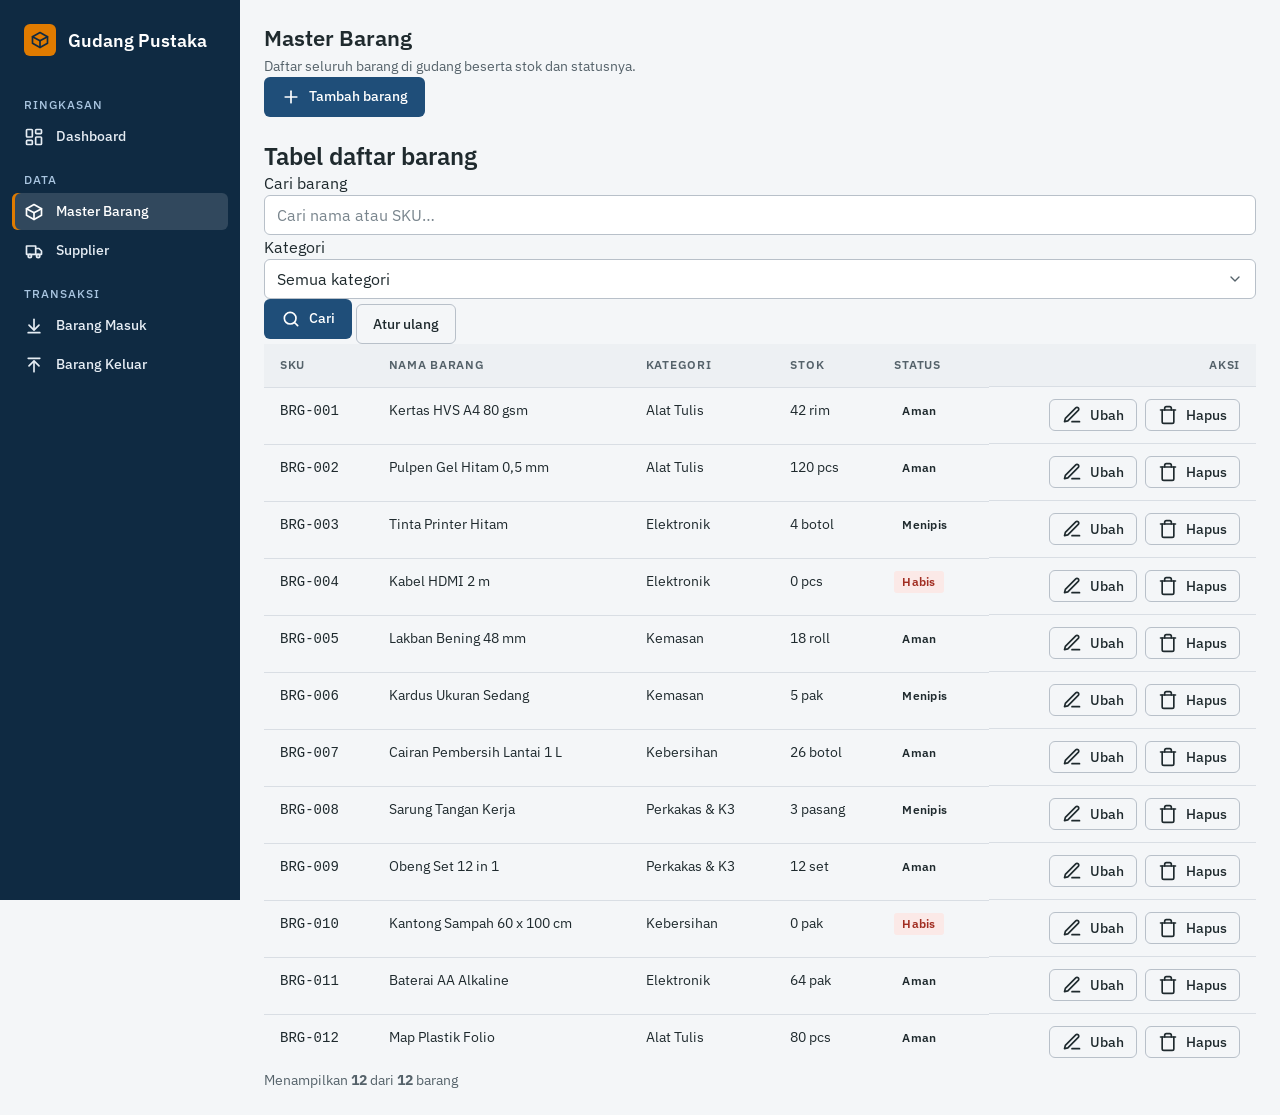
<file: src/items/list.html>
<!DOCTYPE html>
<html lang="id">
<head>
  <meta charset="utf-8">
  <meta name="viewport" content="width=device-width, initial-scale=1">
  <title>Master Barang · Gudang Pustaka</title>
  <link rel="preconnect" href="https://fonts.googleapis.com">
  <link rel="preconnect" href="https://fonts.gstatic.com" crossorigin>
  <link href="https://fonts.googleapis.com/css2?family=IBM+Plex+Sans:wght@400;500;600&display=swap" rel="stylesheet">
  <link rel="stylesheet" href="../aseets/css/tokens.css">
  <link rel="stylesheet" href="../aseets/css/base.css">
  <link rel="stylesheet" href="../aseets/css/components.css">
  <link rel="stylesheet" href="../aseets/css/pages-dashboard-items.css">
</head>
<body>
  <a class="skip-link" href="#main">Lewati ke konten utama</a>
  <div class="app">
    <aside class="sidebar" id="sidebar" aria-label="Navigasi utama">
      <a class="sidebar__brand" href="/index.html">
        <span class="sidebar__mark">
          <svg class="icon" width="18" height="18" viewBox="0 0 24 24" fill="none" stroke="currentColor" stroke-width="2" stroke-linecap="round" stroke-linejoin="round" aria-hidden="true">
            <path d="M21 8 12 3 3 8v8l9 5 9-5z"/>
            <path d="m3 8 9 5 9-5"/>
            <path d="M12 13v8"/>
          </svg>
        </span>
        <span>Gudang Pustaka</span>
      </a>
      <nav class="nav">
        <p class="nav__label">Ringkasan</p>
        <ul class="nav__list">
          <li>
            <a class="nav__link" href="/index.html">
              <svg class="icon" width="20" height="20" viewBox="0 0 24 24" fill="none" stroke="currentColor" stroke-width="2" stroke-linecap="round" stroke-linejoin="round" aria-hidden="true">
                <rect x="3" y="3" width="7" height="9" rx="1"/>
                <rect x="14" y="3" width="7" height="5" rx="1"/>
                <rect x="14" y="12" width="7" height="9" rx="1"/>
                <rect x="3" y="16" width="7" height="5" rx="1"/>
              </svg>
              <span>Dashboard</span>
            </a>
          </li>
        </ul>
        <p class="nav__label">Data</p>
        <ul class="nav__list">
          <li>
            <a class="nav__link is-active" href="/items/list.html" aria-current="page">
              <svg class="icon" width="20" height="20" viewBox="0 0 24 24" fill="none" stroke="currentColor" stroke-width="2" stroke-linecap="round" stroke-linejoin="round" aria-hidden="true">
                <path d="M21 8 12 3 3 8v8l9 5 9-5z"/>
                <path d="m3 8 9 5 9-5"/>
                <path d="M12 13v8"/>
              </svg>
              <span>Master Barang</span>
            </a>
          </li>
          <li>
            <a class="nav__link" href="/suppliers/list.html">
              <svg class="icon" width="20" height="20" viewBox="0 0 24 24" fill="none" stroke="currentColor" stroke-width="2" stroke-linecap="round" stroke-linejoin="round" aria-hidden="true">
                <path d="M3 6h11v10H3z"/>
                <path d="M14 9h4l3 3v4h-7"/>
                <circle cx="7" cy="18" r="2"/>
                <circle cx="17" cy="18" r="2"/>
              </svg>
              <span>Supplier</span>
            </a>
          </li>
        </ul>
        <p class="nav__label">Transaksi</p>
        <ul class="nav__list">
          <li>
            <a class="nav__link" href="/transactions/in.html">
              <svg class="icon" width="20" height="20" viewBox="0 0 24 24" fill="none" stroke="currentColor" stroke-width="2" stroke-linecap="round" stroke-linejoin="round" aria-hidden="true">
                <path d="M12 4v12"/>
                <path d="m6 11 6 6 6-6"/>
                <path d="M5 20h14"/>
              </svg>
              <span>Barang Masuk</span>
            </a>
          </li>
          <li>
            <a class="nav__link" href="/transactions/out.html">
              <svg class="icon" width="20" height="20" viewBox="0 0 24 24" fill="none" stroke="currentColor" stroke-width="2" stroke-linecap="round" stroke-linejoin="round" aria-hidden="true">
                <path d="M12 20V8"/>
                <path d="m6 13 6-6 6 6"/>
                <path d="M5 4h14"/>
              </svg>
              <span>Barang Keluar</span>
            </a>
          </li>
        </ul>
      </nav>
    </aside>

    <div class="sidebar-overlay" id="sidebar-overlay" hidden></div>

    <div class="app__main">
      <header class="topbar">
        <button type="button" class="btn btn--ghost btn--icon" id="menu-toggle" aria-controls="sidebar" aria-expanded="false" aria-label="Buka menu">
          <svg class="icon" width="20" height="20" viewBox="0 0 24 24" fill="none" stroke="currentColor" stroke-width="2" stroke-linecap="round" stroke-linejoin="round" aria-hidden="true">
            <path d="M4 6h16"/>
            <path d="M4 12h16"/>
            <path d="M4 18h16"/>
          </svg>
        </button>
        <span class="topbar__title">Gudang Pustaka</span>
      </header>

      <main class="content" id="main">
        <div class="page-header">
          <div>
            <h1 class="page-header__title">Master Barang</h1>
            <p class="page-header__subtitle">Daftar seluruh barang di gudang beserta stok dan statusnya.</p>
          </div>
          <a class="btn btn--primary" href="/items/create.html">
            <svg class="icon" width="18" height="18" viewBox="0 0 24 24" fill="none" stroke="currentColor" stroke-width="2" stroke-linecap="round" stroke-linejoin="round" aria-hidden="true">
              <path d="M12 5v14"/>
              <path d="M5 12h14"/>
            </svg>
            <span>Tambah barang</span>
          </a>
        </div>

        <!-- Panel filter / pencarian -->
        <section class="panel">
          <header class="panel__header">
            <h2 class="panel__title">Tabel daftar barang</h2>
          </header>
          <div class="panel__body">
            <form class="filter-bar" method="get" action="/items/list.html">
              <div class="filter-bar__field filter-bar__field--grow">
                <label class="form-label" for="q">Cari barang</label>
                <input
                  class="input"
                  type="search"
                  id="q"
                  name="q"
                  placeholder="Cari nama atau SKU…"
                  autocomplete="off"
                >
              </div>
              <div class="filter-bar__field">
                <label class="form-label" for="category">Kategori</label>
                <select class="select" id="category" name="category">
                  <option value="">Semua kategori</option>
                  <option value="alat-tulis">Alat Tulis</option>
                  <option value="elektronik">Elektronik</option>
                  <option value="kemasan">Kemasan</option>
                  <option value="kebersihan">Kebersihan</option>
                  <option value="perkakas-k3">Perkakas &amp; K3</option>
                </select>
              </div>
              <div class="filter-bar__actions">
                <button type="submit" class="btn btn--primary">
                  <svg class="icon" width="18" height="18" viewBox="0 0 24 24" fill="none" stroke="currentColor" stroke-width="2" stroke-linecap="round" stroke-linejoin="round" aria-hidden="true">
                    <circle cx="11" cy="11" r="7"/>
                    <path d="m20 20-3.5-3.5"/>
                  </svg>
                  <span>Cari</span>
                </button>
                <a class="btn btn--ghost" href="/items/list.html">Atur ulang</a>
              </div>
            </form>
          </div>
        </section>

        <!-- Panel tabel -->
        <section class="panel">
          <div class="table-wrap">
            <table class="table">
              <thead>
                <tr>
                  <th>SKU</th>
                  <th>Nama barang</th>
                  <th>Kategori</th>
                  <th>Stok</th>
                  <th>Status</th>
                  <th class="table__actions">Aksi</th>
                </tr>
              </thead>
              <tbody>
                <tr>
                  <td><span class="sku">BRG-001</span></td>
                  <td>Kertas HVS A4 80 gsm</td>
                  <td>Alat Tulis</td>
                  <td>42 rim</td>
                  <td><span class="badge badge--success">Aman</span></td>
                  <td class="table__actions">
                    <a class="btn btn--ghost btn--sm" href="/items/edit.html?sku=BRG-001" title="Ubah Kertas HVS A4 80 gsm">
                      <svg class="icon" width="16" height="16" viewBox="0 0 24 24" fill="none" stroke="currentColor" stroke-width="2" stroke-linecap="round" stroke-linejoin="round" aria-hidden="true">
                        <path d="M12 20h9"/>
                        <path d="M16.5 3.5a2.12 2.12 0 1 1 3 3L7 19l-4 1 1-4Z"/>
                      </svg>
                      <span>Ubah</span>
                    </a>
                    <a class="btn btn--ghost btn--sm btn--danger-text" href="/items/delete.html?sku=BRG-001" title="Hapus Kertas HVS A4 80 gsm">
                      <svg class="icon" width="16" height="16" viewBox="0 0 24 24" fill="none" stroke="currentColor" stroke-width="2" stroke-linecap="round" stroke-linejoin="round" aria-hidden="true">
                        <path d="M3 6h18"/>
                        <path d="M19 6v14c0 1-1 2-2 2H7c-1 0-2-1-2-2V6"/>
                        <path d="M8 6V4c0-1 1-2 2-2h4c1 0 2 1 2 2v2"/>
                      </svg>
                      <span>Hapus</span>
                    </a>
                  </td>
                </tr>
                <tr>
                  <td><span class="sku">BRG-002</span></td>
                  <td>Pulpen Gel Hitam 0,5 mm</td>
                  <td>Alat Tulis</td>
                  <td>120 pcs</td>
                  <td><span class="badge badge--success">Aman</span></td>
                  <td class="table__actions">
                    <a class="btn btn--ghost btn--sm" href="/items/edit.html?sku=BRG-002" title="Ubah Pulpen Gel Hitam 0,5 mm">
                      <svg class="icon" width="16" height="16" viewBox="0 0 24 24" fill="none" stroke="currentColor" stroke-width="2" stroke-linecap="round" stroke-linejoin="round" aria-hidden="true">
                        <path d="M12 20h9"/>
                        <path d="M16.5 3.5a2.12 2.12 0 1 1 3 3L7 19l-4 1 1-4Z"/>
                      </svg>
                      <span>Ubah</span>
                    </a>
                    <a class="btn btn--ghost btn--sm btn--danger-text" href="/items/delete.html?sku=BRG-002" title="Hapus Pulpen Gel Hitam 0,5 mm">
                      <svg class="icon" width="16" height="16" viewBox="0 0 24 24" fill="none" stroke="currentColor" stroke-width="2" stroke-linecap="round" stroke-linejoin="round" aria-hidden="true">
                        <path d="M3 6h18"/>
                        <path d="M19 6v14c0 1-1 2-2 2H7c-1 0-2-1-2-2V6"/>
                        <path d="M8 6V4c0-1 1-2 2-2h4c1 0 2 1 2 2v2"/>
                      </svg>
                      <span>Hapus</span>
                    </a>
                  </td>
                </tr>
                <tr>
                  <td><span class="sku">BRG-003</span></td>
                  <td>Tinta Printer Hitam</td>
                  <td>Elektronik</td>
                  <td>4 botol</td>
                  <td><span class="badge badge--warning">Menipis</span></td>
                  <td class="table__actions">
                    <a class="btn btn--ghost btn--sm" href="/items/edit.html?sku=BRG-003" title="Ubah Tinta Printer Hitam">
                      <svg class="icon" width="16" height="16" viewBox="0 0 24 24" fill="none" stroke="currentColor" stroke-width="2" stroke-linecap="round" stroke-linejoin="round" aria-hidden="true">
                        <path d="M12 20h9"/>
                        <path d="M16.5 3.5a2.12 2.12 0 1 1 3 3L7 19l-4 1 1-4Z"/>
                      </svg>
                      <span>Ubah</span>
                    </a>
                    <a class="btn btn--ghost btn--sm btn--danger-text" href="/items/delete.html?sku=BRG-003" title="Hapus Tinta Printer Hitam">
                      <svg class="icon" width="16" height="16" viewBox="0 0 24 24" fill="none" stroke="currentColor" stroke-width="2" stroke-linecap="round" stroke-linejoin="round" aria-hidden="true">
                        <path d="M3 6h18"/>
                        <path d="M19 6v14c0 1-1 2-2 2H7c-1 0-2-1-2-2V6"/>
                        <path d="M8 6V4c0-1 1-2 2-2h4c1 0 2 1 2 2v2"/>
                      </svg>
                      <span>Hapus</span>
                    </a>
                  </td>
                </tr>
                <tr>
                  <td><span class="sku">BRG-004</span></td>
                  <td>Kabel HDMI 2 m</td>
                  <td>Elektronik</td>
                  <td>0 pcs</td>
                  <td><span class="badge badge--danger">Habis</span></td>
                  <td class="table__actions">
                    <a class="btn btn--ghost btn--sm" href="/items/edit.html?sku=BRG-004" title="Ubah Kabel HDMI 2 m">
                      <svg class="icon" width="16" height="16" viewBox="0 0 24 24" fill="none" stroke="currentColor" stroke-width="2" stroke-linecap="round" stroke-linejoin="round" aria-hidden="true">
                        <path d="M12 20h9"/>
                        <path d="M16.5 3.5a2.12 2.12 0 1 1 3 3L7 19l-4 1 1-4Z"/>
                      </svg>
                      <span>Ubah</span>
                    </a>
                    <a class="btn btn--ghost btn--sm btn--danger-text" href="/items/delete.html?sku=BRG-004" title="Hapus Kabel HDMI 2 m">
                      <svg class="icon" width="16" height="16" viewBox="0 0 24 24" fill="none" stroke="currentColor" stroke-width="2" stroke-linecap="round" stroke-linejoin="round" aria-hidden="true">
                        <path d="M3 6h18"/>
                        <path d="M19 6v14c0 1-1 2-2 2H7c-1 0-2-1-2-2V6"/>
                        <path d="M8 6V4c0-1 1-2 2-2h4c1 0 2 1 2 2v2"/>
                      </svg>
                      <span>Hapus</span>
                    </a>
                  </td>
                </tr>
                <tr>
                  <td><span class="sku">BRG-005</span></td>
                  <td>Lakban Bening 48 mm</td>
                  <td>Kemasan</td>
                  <td>18 roll</td>
                  <td><span class="badge badge--success">Aman</span></td>
                  <td class="table__actions">
                    <a class="btn btn--ghost btn--sm" href="/items/edit.html?sku=BRG-005" title="Ubah Lakban Bening 48 mm">
                      <svg class="icon" width="16" height="16" viewBox="0 0 24 24" fill="none" stroke="currentColor" stroke-width="2" stroke-linecap="round" stroke-linejoin="round" aria-hidden="true">
                        <path d="M12 20h9"/>
                        <path d="M16.5 3.5a2.12 2.12 0 1 1 3 3L7 19l-4 1 1-4Z"/>
                      </svg>
                      <span>Ubah</span>
                    </a>
                    <a class="btn btn--ghost btn--sm btn--danger-text" href="/items/delete.html?sku=BRG-005" title="Hapus Lakban Bening 48 mm">
                      <svg class="icon" width="16" height="16" viewBox="0 0 24 24" fill="none" stroke="currentColor" stroke-width="2" stroke-linecap="round" stroke-linejoin="round" aria-hidden="true">
                        <path d="M3 6h18"/>
                        <path d="M19 6v14c0 1-1 2-2 2H7c-1 0-2-1-2-2V6"/>
                        <path d="M8 6V4c0-1 1-2 2-2h4c1 0 2 1 2 2v2"/>
                      </svg>
                      <span>Hapus</span>
                    </a>
                  </td>
                </tr>
                <tr>
                  <td><span class="sku">BRG-006</span></td>
                  <td>Kardus Ukuran Sedang</td>
                  <td>Kemasan</td>
                  <td>5 pak</td>
                  <td><span class="badge badge--warning">Menipis</span></td>
                  <td class="table__actions">
                    <a class="btn btn--ghost btn--sm" href="/items/edit.html?sku=BRG-006" title="Ubah Kardus Ukuran Sedang">
                      <svg class="icon" width="16" height="16" viewBox="0 0 24 24" fill="none" stroke="currentColor" stroke-width="2" stroke-linecap="round" stroke-linejoin="round" aria-hidden="true">
                        <path d="M12 20h9"/>
                        <path d="M16.5 3.5a2.12 2.12 0 1 1 3 3L7 19l-4 1 1-4Z"/>
                      </svg>
                      <span>Ubah</span>
                    </a>
                    <a class="btn btn--ghost btn--sm btn--danger-text" href="/items/delete.html?sku=BRG-006" title="Hapus Kardus Ukuran Sedang">
                      <svg class="icon" width="16" height="16" viewBox="0 0 24 24" fill="none" stroke="currentColor" stroke-width="2" stroke-linecap="round" stroke-linejoin="round" aria-hidden="true">
                        <path d="M3 6h18"/>
                        <path d="M19 6v14c0 1-1 2-2 2H7c-1 0-2-1-2-2V6"/>
                        <path d="M8 6V4c0-1 1-2 2-2h4c1 0 2 1 2 2v2"/>
                      </svg>
                      <span>Hapus</span>
                    </a>
                  </td>
                </tr>
                <tr>
                  <td><span class="sku">BRG-007</span></td>
                  <td>Cairan Pembersih Lantai 1 L</td>
                  <td>Kebersihan</td>
                  <td>26 botol</td>
                  <td><span class="badge badge--success">Aman</span></td>
                  <td class="table__actions">
                    <a class="btn btn--ghost btn--sm" href="/items/edit.html?sku=BRG-007" title="Ubah Cairan Pembersih Lantai 1 L">
                      <svg class="icon" width="16" height="16" viewBox="0 0 24 24" fill="none" stroke="currentColor" stroke-width="2" stroke-linecap="round" stroke-linejoin="round" aria-hidden="true">
                        <path d="M12 20h9"/>
                        <path d="M16.5 3.5a2.12 2.12 0 1 1 3 3L7 19l-4 1 1-4Z"/>
                      </svg>
                      <span>Ubah</span>
                    </a>
                    <a class="btn btn--ghost btn--sm btn--danger-text" href="/items/delete.html?sku=BRG-007" title="Hapus Cairan Pembersih Lantai 1 L">
                      <svg class="icon" width="16" height="16" viewBox="0 0 24 24" fill="none" stroke="currentColor" stroke-width="2" stroke-linecap="round" stroke-linejoin="round" aria-hidden="true">
                        <path d="M3 6h18"/>
                        <path d="M19 6v14c0 1-1 2-2 2H7c-1 0-2-1-2-2V6"/>
                        <path d="M8 6V4c0-1 1-2 2-2h4c1 0 2 1 2 2v2"/>
                      </svg>
                      <span>Hapus</span>
                    </a>
                  </td>
                </tr>
                <tr>
                  <td><span class="sku">BRG-008</span></td>
                  <td>Sarung Tangan Kerja</td>
                  <td>Perkakas &amp; K3</td>
                  <td>3 pasang</td>
                  <td><span class="badge badge--warning">Menipis</span></td>
                  <td class="table__actions">
                    <a class="btn btn--ghost btn--sm" href="/items/edit.html?sku=BRG-008" title="Ubah Sarung Tangan Kerja">
                      <svg class="icon" width="16" height="16" viewBox="0 0 24 24" fill="none" stroke="currentColor" stroke-width="2" stroke-linecap="round" stroke-linejoin="round" aria-hidden="true">
                        <path d="M12 20h9"/>
                        <path d="M16.5 3.5a2.12 2.12 0 1 1 3 3L7 19l-4 1 1-4Z"/>
                      </svg>
                      <span>Ubah</span>
                    </a>
                    <a class="btn btn--ghost btn--sm btn--danger-text" href="/items/delete.html?sku=BRG-008" title="Hapus Sarung Tangan Kerja">
                      <svg class="icon" width="16" height="16" viewBox="0 0 24 24" fill="none" stroke="currentColor" stroke-width="2" stroke-linecap="round" stroke-linejoin="round" aria-hidden="true">
                        <path d="M3 6h18"/>
                        <path d="M19 6v14c0 1-1 2-2 2H7c-1 0-2-1-2-2V6"/>
                        <path d="M8 6V4c0-1 1-2 2-2h4c1 0 2 1 2 2v2"/>
                      </svg>
                      <span>Hapus</span>
                    </a>
                  </td>
                </tr>
                <tr>
                  <td><span class="sku">BRG-009</span></td>
                  <td>Obeng Set 12 in 1</td>
                  <td>Perkakas &amp; K3</td>
                  <td>12 set</td>
                  <td><span class="badge badge--success">Aman</span></td>
                  <td class="table__actions">
                    <a class="btn btn--ghost btn--sm" href="/items/edit.html?sku=BRG-009" title="Ubah Obeng Set 12 in 1">
                      <svg class="icon" width="16" height="16" viewBox="0 0 24 24" fill="none" stroke="currentColor" stroke-width="2" stroke-linecap="round" stroke-linejoin="round" aria-hidden="true">
                        <path d="M12 20h9"/>
                        <path d="M16.5 3.5a2.12 2.12 0 1 1 3 3L7 19l-4 1 1-4Z"/>
                      </svg>
                      <span>Ubah</span>
                    </a>
                    <a class="btn btn--ghost btn--sm btn--danger-text" href="/items/delete.html?sku=BRG-009" title="Hapus Obeng Set 12 in 1">
                      <svg class="icon" width="16" height="16" viewBox="0 0 24 24" fill="none" stroke="currentColor" stroke-width="2" stroke-linecap="round" stroke-linejoin="round" aria-hidden="true">
                        <path d="M3 6h18"/>
                        <path d="M19 6v14c0 1-1 2-2 2H7c-1 0-2-1-2-2V6"/>
                        <path d="M8 6V4c0-1 1-2 2-2h4c1 0 2 1 2 2v2"/>
                      </svg>
                      <span>Hapus</span>
                    </a>
                  </td>
                </tr>
                <tr>
                  <td><span class="sku">BRG-010</span></td>
                  <td>Kantong Sampah 60 x 100 cm</td>
                  <td>Kebersihan</td>
                  <td>0 pak</td>
                  <td><span class="badge badge--danger">Habis</span></td>
                  <td class="table__actions">
                    <a class="btn btn--ghost btn--sm" href="/items/edit.html?sku=BRG-010" title="Ubah Kantong Sampah 60 x 100 cm">
                      <svg class="icon" width="16" height="16" viewBox="0 0 24 24" fill="none" stroke="currentColor" stroke-width="2" stroke-linecap="round" stroke-linejoin="round" aria-hidden="true">
                        <path d="M12 20h9"/>
                        <path d="M16.5 3.5a2.12 2.12 0 1 1 3 3L7 19l-4 1 1-4Z"/>
                      </svg>
                      <span>Ubah</span>
                    </a>
                    <a class="btn btn--ghost btn--sm btn--danger-text" href="/items/delete.html?sku=BRG-010" title="Hapus Kantong Sampah 60 x 100 cm">
                      <svg class="icon" width="16" height="16" viewBox="0 0 24 24" fill="none" stroke="currentColor" stroke-width="2" stroke-linecap="round" stroke-linejoin="round" aria-hidden="true">
                        <path d="M3 6h18"/>
                        <path d="M19 6v14c0 1-1 2-2 2H7c-1 0-2-1-2-2V6"/>
                        <path d="M8 6V4c0-1 1-2 2-2h4c1 0 2 1 2 2v2"/>
                      </svg>
                      <span>Hapus</span>
                    </a>
                  </td>
                </tr>
                <tr>
                  <td><span class="sku">BRG-011</span></td>
                  <td>Baterai AA Alkaline</td>
                  <td>Elektronik</td>
                  <td>64 pak</td>
                  <td><span class="badge badge--success">Aman</span></td>
                  <td class="table__actions">
                    <a class="btn btn--ghost btn--sm" href="/items/edit.html?sku=BRG-011" title="Ubah Baterai AA Alkaline">
                      <svg class="icon" width="16" height="16" viewBox="0 0 24 24" fill="none" stroke="currentColor" stroke-width="2" stroke-linecap="round" stroke-linejoin="round" aria-hidden="true">
                        <path d="M12 20h9"/>
                        <path d="M16.5 3.5a2.12 2.12 0 1 1 3 3L7 19l-4 1 1-4Z"/>
                      </svg>
                      <span>Ubah</span>
                    </a>
                    <a class="btn btn--ghost btn--sm btn--danger-text" href="/items/delete.html?sku=BRG-011" title="Hapus Baterai AA Alkaline">
                      <svg class="icon" width="16" height="16" viewBox="0 0 24 24" fill="none" stroke="currentColor" stroke-width="2" stroke-linecap="round" stroke-linejoin="round" aria-hidden="true">
                        <path d="M3 6h18"/>
                        <path d="M19 6v14c0 1-1 2-2 2H7c-1 0-2-1-2-2V6"/>
                        <path d="M8 6V4c0-1 1-2 2-2h4c1 0 2 1 2 2v2"/>
                      </svg>
                      <span>Hapus</span>
                    </a>
                  </td>
                </tr>
                <tr>
                  <td><span class="sku">BRG-012</span></td>
                  <td>Map Plastik Folio</td>
                  <td>Alat Tulis</td>
                  <td>80 pcs</td>
                  <td><span class="badge badge--success">Aman</span></td>
                  <td class="table__actions">
                    <a class="btn btn--ghost btn--sm" href="/items/edit.html?sku=BRG-012" title="Ubah Map Plastik Folio">
                      <svg class="icon" width="16" height="16" viewBox="0 0 24 24" fill="none" stroke="currentColor" stroke-width="2" stroke-linecap="round" stroke-linejoin="round" aria-hidden="true">
                        <path d="M12 20h9"/>
                        <path d="M16.5 3.5a2.12 2.12 0 1 1 3 3L7 19l-4 1 1-4Z"/>
                      </svg>
                      <span>Ubah</span>
                    </a>
                    <a class="btn btn--ghost btn--sm btn--danger-text" href="/items/delete.html?sku=BRG-012" title="Hapus Map Plastik Folio">
                      <svg class="icon" width="16" height="16" viewBox="0 0 24 24" fill="none" stroke="currentColor" stroke-width="2" stroke-linecap="round" stroke-linejoin="round" aria-hidden="true">
                        <path d="M3 6h18"/>
                        <path d="M19 6v14c0 1-1 2-2 2H7c-1 0-2-1-2-2V6"/>
                        <path d="M8 6V4c0-1 1-2 2-2h4c1 0 2 1 2 2v2"/>
                      </svg>
                      <span>Hapus</span>
                    </a>
                  </td>
                </tr>
              </tbody>
            </table>
          </div>

          <!-- Empty state (disembunyikan, ditunjukkan saat hasil pencarian kosong) -->
          <div class="empty-state" hidden>
            <svg class="icon" width="40" height="40" viewBox="0 0 24 24" fill="none" stroke="currentColor" stroke-width="1.5" stroke-linecap="round" stroke-linejoin="round" aria-hidden="true">
              <circle cx="11" cy="11" r="7"/>
              <path d="m20 20-3.5-3.5"/>
            </svg>
            <h3 class="empty-state__title">Barang tidak ditemukan</h3>
            <p class="empty-state__desc">Coba kata kunci lain, atau tambahkan barang baru.</p>
            <a class="btn btn--primary" href="/items/create.html">
              <svg class="icon" width="18" height="18" viewBox="0 0 24 24" fill="none" stroke="currentColor" stroke-width="2" stroke-linecap="round" stroke-linejoin="round" aria-hidden="true">
                <path d="M12 5v14"/>
                <path d="M5 12h14"/>
              </svg>
              <span>Tambah barang</span>
            </a>
          </div>

          <footer class="panel__footer">
            <p class="text-muted text-small">Menampilkan <strong>12</strong> dari <strong>12</strong> barang</p>
          </footer>
        </section>
      </main>
    </div><!-- /.app__main -->
  </div><!-- /.app -->

  <script>
    // Menu samping untuk layar kecil
    (function () {
      var toggle  = document.getElementById('menu-toggle');
      var sidebar = document.getElementById('sidebar');
      var overlay = document.getElementById('sidebar-overlay');
      if (!toggle || !sidebar || !overlay) return;

      function setOpen(open) {
        sidebar.classList.toggle('is-open', open);
        overlay.hidden = !open;
        toggle.setAttribute('aria-expanded', String(open));
      }

      toggle.addEventListener('click', function () {
        setOpen(!sidebar.classList.contains('is-open'));
      });
      overlay.addEventListener('click', function () { setOpen(false); });
      document.addEventListener('keydown', function (ev) {
        if (ev.key === 'Escape') setOpen(false);
      });
    })();
  </script>
</body>
</html>
</file>
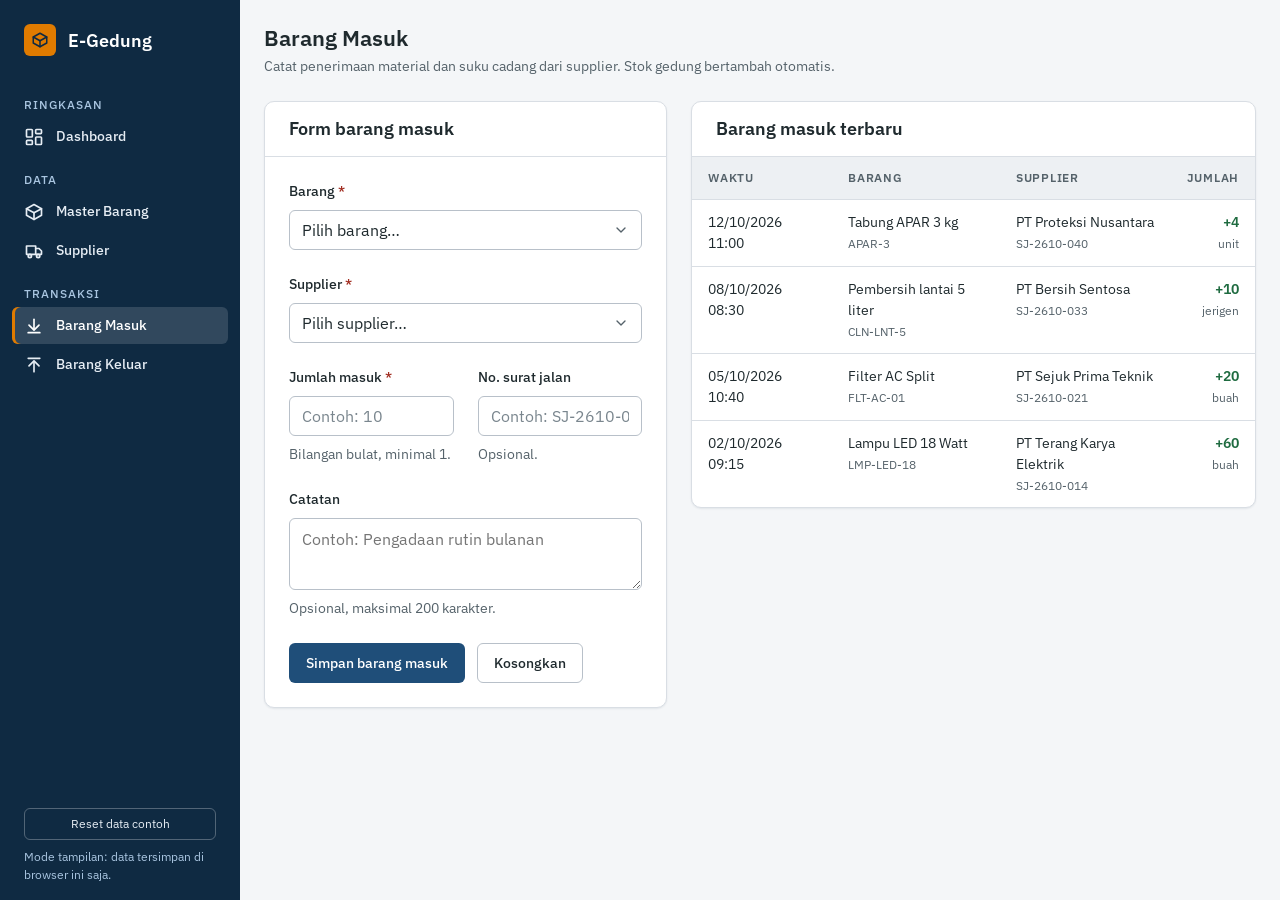
<file: src/transactions/in.html>
<!DOCTYPE html>
<html lang="id">
<head>
  <meta charset="utf-8">
  <meta name="viewport" content="width=device-width, initial-scale=1">
  <title>Barang Masuk · E-Gedung</title>

  <link rel="preconnect" href="https://fonts.googleapis.com">
  <link rel="preconnect" href="https://fonts.gstatic.com" crossorigin>
  <link href="https://fonts.googleapis.com/css2?family=IBM+Plex+Sans:wght@400;500;600&display=swap" rel="stylesheet">

  <link rel="stylesheet" href="../aseets/css/tokens.css">
  <link rel="stylesheet" href="../aseets/css/base.css">
  <link rel="stylesheet" href="../aseets/css/components.css">
  <link rel="stylesheet" href="../aseets/css/pages.css">
</head>
<body data-root=".." data-active="in"
      data-title="Barang Masuk"
      data-subtitle="Catat penerimaan material dan suku cadang dari supplier. Stok gedung bertambah otomatis.">

  <div id="page-content">
    <div class="tx-layout">

      <!-- ===== Form ===== -->
      <section class="card" aria-labelledby="form-title">
        <div class="card__header">
          <h2 class="card__title" id="form-title">Form barang masuk</h2>
        </div>
        <div class="card__body">
          <form class="form" id="tx-form" novalidate>

            <div class="field">
              <label class="label" for="sku">Barang <span class="label__req" aria-hidden="true">*</span></label>
              <select class="select" id="sku" name="sku" required>
                <option value="" disabled selected>Pilih barang…</option>
              </select>
            </div>

            <div class="field">
              <label class="label" for="supplier_id">Supplier <span class="label__req" aria-hidden="true">*</span></label>
              <select class="select" id="supplier_id" name="supplier_id" required>
                <option value="" disabled selected>Pilih supplier…</option>
              </select>
            </div>

            <div class="form-row form-row--2">
              <div class="field">
                <label class="label" for="quantity">Jumlah masuk <span class="label__req" aria-hidden="true">*</span></label>
                <input class="input" type="number" id="quantity" name="quantity" min="1" step="1"
                       inputmode="numeric" placeholder="Contoh: 10" required aria-describedby="quantity-hint">
                <p class="field__hint" id="quantity-hint">Bilangan bulat, minimal 1.</p>
              </div>

              <div class="field">
                <label class="label" for="ref">No. surat jalan</label>
                <input class="input" type="text" id="ref" name="ref" maxlength="40"
                       placeholder="Contoh: SJ-2610-045" autocomplete="off" aria-describedby="ref-hint">
                <p class="field__hint" id="ref-hint">Opsional.</p>
              </div>
            </div>

            <div class="field">
              <label class="label" for="note">Catatan</label>
              <textarea class="textarea" id="note" name="note" maxlength="200"
                        placeholder="Contoh: Pengadaan rutin bulanan" aria-describedby="note-hint"></textarea>
              <p class="field__hint" id="note-hint">Opsional, maksimal 200 karakter.</p>
            </div>

            <div class="stock-preview" id="stock-preview" aria-live="polite" hidden>
              <div class="stock-preview__col">
                <span class="stock-preview__label">Stok saat ini</span>
                <span class="stock-preview__value" id="sp-current">–</span>
              </div>
              <span class="stock-preview__arrow" id="sp-arrow"></span>
              <div class="stock-preview__col">
                <span class="stock-preview__label">Stok setelah masuk</span>
                <span class="stock-preview__value stock-preview__after" id="sp-after">–</span>
              </div>
            </div>

            <div class="form-actions">
              <button type="submit" class="btn btn--primary">Simpan barang masuk</button>
              <button type="reset" class="btn btn--ghost" id="reset-btn">Kosongkan</button>
            </div>
          </form>
        </div>
      </section>

      <!-- ===== Riwayat terbaru ===== -->
      <section class="card" aria-labelledby="recent-title">
        <div class="card__header">
          <h2 class="card__title" id="recent-title">Barang masuk terbaru</h2>
        </div>

        <div class="table-wrap" id="recent-wrap">
          <table class="table">
            <thead>
              <tr>
                <th scope="col">Waktu</th>
                <th scope="col">Barang</th>
                <th scope="col">Supplier</th>
                <th scope="col" class="num">Jumlah</th>
              </tr>
            </thead>
            <tbody id="recent-body"></tbody>
          </table>
        </div>

        <div class="empty" id="recent-empty" hidden>
          <p class="empty__title">Belum ada transaksi masuk</p>
          <p>Transaksi yang kamu catat akan muncul di sini.</p>
        </div>
      </section>

    </div>
  </div>

  <script src="../aseets/js/app.js"></script>
  <script>
    EG.init(function () {
      var store = EG.store, esc = EG.esc;

      var form     = document.getElementById('tx-form');
      var skuEl    = document.getElementById('sku');
      var supEl    = document.getElementById('supplier_id');
      var qtyEl    = document.getElementById('quantity');
      var refEl    = document.getElementById('ref');
      var noteEl   = document.getElementById('note');
      var preview  = document.getElementById('stock-preview');
      var spNow    = document.getElementById('sp-current');
      var spAfter  = document.getElementById('sp-after');

      document.getElementById('sp-arrow').innerHTML = EG.icon('arrow-right');

      /* Isi dropdown */
      function fillSelects() {
        var keepSku = skuEl.value, keepSup = supEl.value;
        skuEl.innerHTML = '<option value="" disabled selected>Pilih barang…</option>' +
          store.getItems().map(function (i) {
            return '<option value="' + esc(i.sku) + '" data-stock="' + i.qty + '" data-unit="' + esc(i.unit) + '">' +
                   esc(i.sku) + ' — ' + esc(i.name) + '</option>';
          }).join('');
        supEl.innerHTML = '<option value="" disabled selected>Pilih supplier…</option>' +
          store.getSuppliers().map(function (s) {
            return '<option value="' + s.id + '">' + esc(s.name) + ' (' + esc(s.category) + ')</option>';
          }).join('');
        if (keepSku) skuEl.value = keepSku;
        if (keepSup) supEl.value = keepSup;
      }

      /* Pratinjau stok: stok saat ini -> stok setelah barang masuk */
      function updatePreview() {
        var opt = skuEl.options[skuEl.selectedIndex];
        if (!opt || !opt.dataset.stock) { preview.hidden = true; return; }
        var stock = parseInt(opt.dataset.stock, 10);
        var unit  = opt.dataset.unit || '';
        var add   = parseInt(qtyEl.value, 10);
        if (isNaN(add) || add < 0) add = 0;
        spNow.textContent   = EG.formatQty(stock) + ' ' + unit;
        spAfter.textContent = EG.formatQty(stock + add) + ' ' + unit;
        preview.hidden = false;
      }

      /* Riwayat terbaru (8 baris) */
      function renderRecent() {
        var rows = store.getTransactions('IN').slice(0, 8);
        document.getElementById('recent-wrap').hidden = rows.length === 0;
        document.getElementById('recent-empty').hidden = rows.length !== 0;
        document.getElementById('recent-body').innerHTML = rows.map(function (t) {
          var item = store.findItem(t.sku) || { name: t.sku, unit: '' };
          var sup  = store.findSupplier(t.supplierId);
          var sub  = t.ref ? '<span class="table__sub">' + esc(t.ref) + '</span>' : '';
          return '<tr>' +
            '<td>' + EG.formatDateTime(t.date) + '</td>' +
            '<td>' + esc(item.name) + '<span class="table__sub">' + esc(t.sku) + '</span></td>' +
            '<td>' + (sup ? esc(sup.name) : '-') + sub + '</td>' +
            '<td class="num"><span class="qty--in">+' + EG.formatQty(t.qty) + '</span>' +
              '<span class="table__sub">' + esc(item.unit) + '</span></td>' +
            '</tr>';
        }).join('');
      }

      function validate() {
        var ok = true;
        var sku = skuEl.value, sup = supEl.value, qtyRaw = qtyEl.value.trim();

        var m1 = store.findItem(sku) ? '' : 'Pilih barang yang valid.';
        EG.fieldError(skuEl, m1); if (m1) ok = false;

        var m2 = store.findSupplier(sup) ? '' : 'Pilih supplier.';
        EG.fieldError(supEl, m2); if (m2) ok = false;

        var qty = /^\d+$/.test(qtyRaw) ? parseInt(qtyRaw, 10) : NaN;
        var m3 = (isNaN(qty) || qty < 1) ? 'Jumlah harus bilangan bulat minimal 1.' : '';
        EG.fieldError(qtyEl, m3); if (m3) ok = false;

        return ok ? { sku: sku, supplierId: sup, qty: qty, ref: refEl.value.trim(), note: noteEl.value.trim() } : null;
      }

      form.addEventListener('submit', function (ev) {
        ev.preventDefault();
        var data = validate();
        if (!data) {
          EG.flash('error', 'Data belum lengkap. Periksa kolom yang ditandai.');
          var first = form.querySelector('.is-invalid');
          if (first) first.focus();
          return;
        }
        try {
          var item = store.findItem(data.sku);
          store.recordIn(data);
          EG.flash('success', 'Barang masuk berhasil dicatat: +' + EG.formatQty(data.qty) + ' ' + item.unit +
                              ' ' + item.name + '. Stok sudah bertambah.');
          form.reset();
          ['sku', 'supplier_id', 'quantity'].forEach(function (id) { EG.fieldError(document.getElementById(id), ''); });
          fillSelects();
          updatePreview();
          renderRecent();
        } catch (err) {
          EG.flash('error', err.message);
        }
      });

      form.addEventListener('reset', function () {
        setTimeout(function () {
          ['sku', 'supplier_id', 'quantity'].forEach(function (id) { EG.fieldError(document.getElementById(id), ''); });
          updatePreview();
        }, 0);
      });

      skuEl.addEventListener('change', updatePreview);
      qtyEl.addEventListener('input', updatePreview);

      fillSelects();

      /* Dari halaman supplier: ?supplier=ID memilih supplier otomatis */
      var preset = new URLSearchParams(window.location.search).get('supplier');
      if (preset && store.findSupplier(preset)) supEl.value = String(Number(preset));

      updatePreview();
      renderRecent();
    });
  </script>
</body>
</html>
</file>
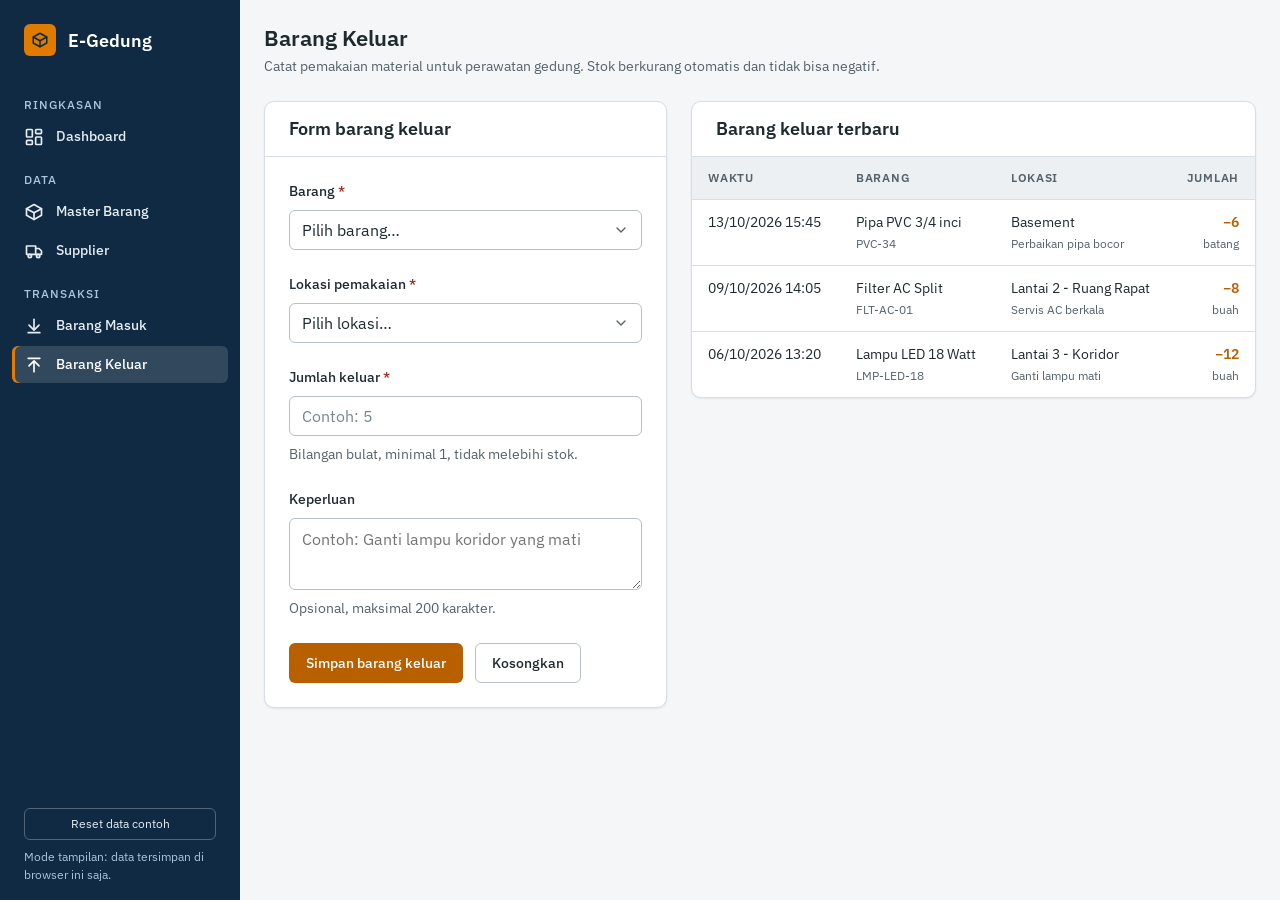
<file: src/transactions/out.html>
<!DOCTYPE html>
<html lang="id">
<head>
  <meta charset="utf-8">
  <meta name="viewport" content="width=device-width, initial-scale=1">
  <title>Barang Keluar · E-Gedung</title>

  <link rel="preconnect" href="https://fonts.googleapis.com">
  <link rel="preconnect" href="https://fonts.gstatic.com" crossorigin>
  <link href="https://fonts.googleapis.com/css2?family=IBM+Plex+Sans:wght@400;500;600&display=swap" rel="stylesheet">

  <link rel="stylesheet" href="../aseets/css/tokens.css">
  <link rel="stylesheet" href="../aseets/css/base.css">
  <link rel="stylesheet" href="../aseets/css/components.css">
  <link rel="stylesheet" href="../aseets/css/pages.css">
</head>
<body data-root=".." data-active="out"
      data-title="Barang Keluar"
      data-subtitle="Catat pemakaian material untuk perawatan gedung. Stok berkurang otomatis dan tidak bisa negatif.">

  <div id="page-content">
    <div class="tx-layout">

      <!-- ===== Form ===== -->
      <section class="card" aria-labelledby="form-title">
        <div class="card__header">
          <h2 class="card__title" id="form-title">Form barang keluar</h2>
        </div>
        <div class="card__body">
          <form class="form" id="tx-form" novalidate>

            <div class="field">
              <label class="label" for="sku">Barang <span class="label__req" aria-hidden="true">*</span></label>
              <select class="select" id="sku" name="sku" required>
                <option value="" disabled selected>Pilih barang…</option>
              </select>
            </div>

            <div class="field">
              <label class="label" for="location">Lokasi pemakaian <span class="label__req" aria-hidden="true">*</span></label>
              <select class="select" id="location" name="location" required>
                <option value="" disabled selected>Pilih lokasi…</option>
              </select>
            </div>

            <div class="field">
              <label class="label" for="quantity">Jumlah keluar <span class="label__req" aria-hidden="true">*</span></label>
              <input class="input" type="number" id="quantity" name="quantity" min="1" step="1"
                     inputmode="numeric" placeholder="Contoh: 5" required aria-describedby="quantity-hint">
              <p class="field__hint" id="quantity-hint">Bilangan bulat, minimal 1, tidak melebihi stok.</p>
            </div>

            <div class="field">
              <label class="label" for="note">Keperluan</label>
              <textarea class="textarea" id="note" name="note" maxlength="200"
                        placeholder="Contoh: Ganti lampu koridor yang mati" aria-describedby="note-hint"></textarea>
              <p class="field__hint" id="note-hint">Opsional, maksimal 200 karakter.</p>
            </div>

            <div class="stock-preview" id="stock-preview" aria-live="polite" hidden>
              <div class="stock-preview__col">
                <span class="stock-preview__label">Stok saat ini</span>
                <span class="stock-preview__value" id="sp-current">–</span>
              </div>
              <span class="stock-preview__arrow" id="sp-arrow"></span>
              <div class="stock-preview__col">
                <span class="stock-preview__label">Stok setelah keluar</span>
                <span class="stock-preview__value stock-preview__after" id="sp-after">–</span>
              </div>
              <span class="stock-preview__note" id="sp-note" hidden>Melebihi stok</span>
            </div>

            <div class="form-actions">
              <button type="submit" class="btn btn--accent" id="submit-btn">Simpan barang keluar</button>
              <button type="reset" class="btn btn--ghost">Kosongkan</button>
            </div>
          </form>
        </div>
      </section>

      <!-- ===== Riwayat terbaru ===== -->
      <section class="card" aria-labelledby="recent-title">
        <div class="card__header">
          <h2 class="card__title" id="recent-title">Barang keluar terbaru</h2>
        </div>

        <div class="table-wrap" id="recent-wrap">
          <table class="table">
            <thead>
              <tr>
                <th scope="col">Waktu</th>
                <th scope="col">Barang</th>
                <th scope="col">Lokasi</th>
                <th scope="col" class="num">Jumlah</th>
              </tr>
            </thead>
            <tbody id="recent-body"></tbody>
          </table>
        </div>

        <div class="empty" id="recent-empty" hidden>
          <p class="empty__title">Belum ada transaksi keluar</p>
          <p>Transaksi yang kamu catat akan muncul di sini.</p>
        </div>
      </section>

    </div>
  </div>

  <script src="../aseets/js/app.js"></script>
  <script>
    EG.init(function () {
      var store = EG.store, esc = EG.esc;

      var form    = document.getElementById('tx-form');
      var skuEl   = document.getElementById('sku');
      var locEl   = document.getElementById('location');
      var qtyEl   = document.getElementById('quantity');
      var noteEl  = document.getElementById('note');
      var preview = document.getElementById('stock-preview');
      var spNow   = document.getElementById('sp-current');
      var spAfter = document.getElementById('sp-after');
      var spNote  = document.getElementById('sp-note');

      document.getElementById('sp-arrow').innerHTML = EG.icon('arrow-right');

      function fillSelects() {
        skuEl.innerHTML = '<option value="" disabled selected>Pilih barang…</option>' +
          store.getItems().map(function (i) {
            return '<option value="' + esc(i.sku) + '" data-stock="' + i.qty + '" data-unit="' + esc(i.unit) + '"' +
                   (i.qty === 0 ? ' disabled' : '') + '>' +
                   esc(i.sku) + ' — ' + esc(i.name) + (i.qty === 0 ? ' (stok habis)' : '') + '</option>';
          }).join('');
        locEl.innerHTML = '<option value="" disabled selected>Pilih lokasi…</option>' +
          EG.LOCATIONS.map(function (l) { return '<option value="' + esc(l) + '">' + esc(l) + '</option>'; }).join('');
      }

      /* Pratinjau stok; merah bila jumlah melebihi stok */
      function updatePreview() {
        var opt = skuEl.options[skuEl.selectedIndex];
        if (!opt || !opt.dataset.stock) { preview.hidden = true; return; }
        var stock = parseInt(opt.dataset.stock, 10);
        var unit  = opt.dataset.unit || '';
        var out   = parseInt(qtyEl.value, 10);
        if (isNaN(out) || out < 0) out = 0;

        var over = out > stock;
        spNow.textContent   = EG.formatQty(stock) + ' ' + unit;
        spAfter.textContent = over ? '–' : EG.formatQty(stock - out) + ' ' + unit;
        spNote.hidden = !over;
        preview.classList.toggle('is-over', over);
        preview.hidden = false;
      }

      function renderRecent() {
        var rows = store.getTransactions('OUT').slice(0, 8);
        document.getElementById('recent-wrap').hidden = rows.length === 0;
        document.getElementById('recent-empty').hidden = rows.length !== 0;
        document.getElementById('recent-body').innerHTML = rows.map(function (t) {
          var item = store.findItem(t.sku) || { name: t.sku, unit: '' };
          var sub  = t.note ? '<span class="table__sub">' + esc(t.note) + '</span>' : '';
          return '<tr>' +
            '<td>' + EG.formatDateTime(t.date) + '</td>' +
            '<td>' + esc(item.name) + '<span class="table__sub">' + esc(t.sku) + '</span></td>' +
            '<td>' + esc(t.location || '-') + sub + '</td>' +
            '<td class="num"><span class="qty--out">−' + EG.formatQty(t.qty) + '</span>' +
              '<span class="table__sub">' + esc(item.unit) + '</span></td>' +
            '</tr>';
        }).join('');
      }

      function clearErrors() {
        ['sku', 'location', 'quantity'].forEach(function (id) { EG.fieldError(document.getElementById(id), ''); });
      }

      function validate() {
        var ok = true;
        var sku = skuEl.value, loc = locEl.value, qtyRaw = qtyEl.value.trim();
        var item = store.findItem(sku);

        var m1 = item ? '' : 'Pilih barang yang valid.';
        EG.fieldError(skuEl, m1); if (m1) ok = false;

        var m2 = loc ? '' : 'Pilih lokasi pemakaian.';
        EG.fieldError(locEl, m2); if (m2) ok = false;

        var qty = /^\d+$/.test(qtyRaw) ? parseInt(qtyRaw, 10) : NaN;
        var m3 = '';
        if (isNaN(qty) || qty < 1) m3 = 'Jumlah harus bilangan bulat minimal 1.';
        else if (item && qty > item.qty) m3 = 'Stok tidak cukup. Tersedia ' + EG.formatQty(item.qty) + ' ' + item.unit + '.';
        EG.fieldError(qtyEl, m3); if (m3) ok = false;

        return ok ? { sku: sku, location: loc, qty: qty, note: noteEl.value.trim() } : null;
      }

      form.addEventListener('submit', function (ev) {
        ev.preventDefault();
        var data = validate();
        if (!data) {
          EG.flash('error', 'Data belum lengkap atau tidak valid. Periksa kolom yang ditandai.');
          var first = form.querySelector('.is-invalid');
          if (first) first.focus();
          return;
        }
        try {
          var item = store.findItem(data.sku);
          store.recordOut(data);
          EG.flash('success', 'Barang keluar berhasil dicatat: −' + EG.formatQty(data.qty) + ' ' + item.unit +
                              ' ' + item.name + ' untuk ' + data.location + '. Stok sudah berkurang.');
          form.reset();
          clearErrors();
          fillSelects();
          updatePreview();
          renderRecent();
        } catch (err) {
          EG.fieldError(qtyEl, err.message);
          EG.flash('error', err.message);
        }
      });

      form.addEventListener('reset', function () {
        setTimeout(function () { clearErrors(); updatePreview(); }, 0);
      });

      skuEl.addEventListener('change', updatePreview);
      qtyEl.addEventListener('input', updatePreview);

      fillSelects();
      updatePreview();
      renderRecent();
    });
  </script>
</body>
</html>
</file>
<file: src/aseets/css/tokens.css>
/* ==========================================================================
   tokens.css - Design tokens Sistem Manajemen Gudang (gudang-pustaka)
   Lokasi: src/assets/css/tokens.css
   Aturan: semua warna, ukuran, dan font dipanggil lewat variabel di sini.
           Jangan menulis nilai hex atau px langsung di berkas CSS lain.
   ========================================================================== */

:root {

  /* ---------- Warna: Primary (biru slate) ---------- */
  --c-primary-50:  #EAF1F8;
  --c-primary-100: #D3E2F0;
  --c-primary-200: #A9C5E0;
  --c-primary-500: #2F6DA3;
  --c-primary-600: #25608F;
  --c-primary-700: #1F4E79;   /* warna utama: tombol, link, header tabel */
  --c-primary-800: #173C5D;   /* hover tombol */
  --c-primary-900: #0F2A42;   /* sidebar */

  /* ---------- Warna: Aksen (oranye) ----------
     --c-accent hanya untuk ikon, garis, dan elemen besar.
     Untuk teks atau tombol dengan teks putih pakai --c-accent-strong
     (kontras 4,5:1). */
  --c-accent:        #E07B00;
  --c-accent-strong: #B85F00;
  --c-accent-stronger: #9A4E00;   /* hover tombol aksen */
  --c-accent-soft:   #FCEBD6;

  /* ---------- Warna: Netral ---------- */
  --c-bg:             #F4F6F8;  /* latar halaman */
  --c-surface:        #FFFFFF;  /* kartu, form, tabel */
  --c-surface-sunken: #EDF0F3;  /* baris zebra, area input read-only */
  --c-border:         #D9DEE4;
  --c-border-strong:  #B8C0C9;
  --c-text:           #1F2A2E;
  --c-text-muted:     #55626A;  /* label, keterangan */
  --c-text-faint:     #7A868E;  /* placeholder, teks nonaktif */
  --c-text-on-dark:   #E6EDF4;  /* teks di atas sidebar */
  --c-text-on-primary:#FFFFFF;

  /* ---------- Warna: Status stok & pesan ----------
     base   = ikon dan garis, atau latar dengan teks putih
     strong = teks di atas latar putih atau soft
     soft   = latar badge dan alert */
  --c-ok:            #2E7D4F;
  --c-ok-strong:     #1F6B40;
  --c-ok-soft:       #E6F3EB;

  --c-warn:          #C98A0B;
  --c-warn-strong:   #8A5A00;
  --c-warn-soft:     #FFF3D6;

  --c-danger:        #C0392B;
  --c-danger-strong: #A12D21;
  --c-danger-soft:   #FBE9E7;

  --c-info:          #2F6DA3;
  --c-info-strong:   #1F4E79;
  --c-info-soft:     #EAF1F8;

  /* ---------- Warna: Tipe transaksi ---------- */
  --c-in-strong:  var(--c-ok-strong);
  --c-in-soft:    var(--c-ok-soft);
  --c-out-strong: var(--c-accent-strong);
  --c-out-soft:   var(--c-accent-soft);

  /* ---------- Tipografi ---------- */
  --font-sans: "IBM Plex Sans", system-ui, -apple-system, "Segoe UI", sans-serif;
  --font-mono: "IBM Plex Mono", ui-monospace, Consolas, monospace;

  --fs-xs:  0.75rem;    /* 12px  catatan kecil */
  --fs-sm:  0.875rem;   /* 14px  tabel, label */
  --fs-md:  1rem;       /* 16px  isi teks */
  --fs-lg:  1.125rem;   /* 18px  judul kartu */
  --fs-xl:  1.375rem;   /* 22px  judul halaman */
  --fs-2xl: 1.75rem;    /* 28px  angka statistik dashboard */

  --fw-regular:  400;
  --fw-medium:   500;
  --fw-semibold: 600;

  --lh-tight:  1.25;
  --lh-normal: 1.5;
  --lh-loose:  1.65;

  /* ---------- Spasi (kelipatan 4px) ---------- */
  --sp-1:  0.25rem;   /*  4px */
  --sp-2:  0.5rem;    /*  8px */
  --sp-3:  0.75rem;   /* 12px */
  --sp-4:  1rem;      /* 16px */
  --sp-5:  1.5rem;    /* 24px */
  --sp-6:  2rem;      /* 32px */
  --sp-7:  3rem;      /* 48px */
  --sp-8:  4rem;      /* 64px */

  /* ---------- Bentuk ---------- */
  --radius-xs:   3px;      /* badge */
  --radius-sm:   6px;      /* tombol, input */
  --radius-md:   10px;     /* kartu, tabel */
  --radius-lg:   14px;     /* modal */
  --radius-pill: 999px;

  --border-w: 1px;

  /* ---------- Bayangan ---------- */
  --shadow-sm: 0 1px 2px rgba(15, 42, 66, 0.08);
  --shadow-md: 0 2px 8px rgba(15, 42, 66, 0.10);
  --shadow-lg: 0 12px 32px rgba(15, 42, 66, 0.18);

  /* ---------- Ukuran kontrol (target sentuh) ---------- */
  --control-h:    2.5rem;   /* 40px  input dan tombol */
  --control-h-sm: 2rem;     /* 32px  tombol di dalam tabel */

  /* ---------- Layout ---------- */
  --layout-max:    1280px;
  --sidebar-w:     240px;
  --topbar-h:      56px;
  --content-pad:   var(--sp-5);

  /* Breakpoint (CSS belum bisa memakai var() di @media; ini acuan saja):
     sm 640px | md 960px | lg 1280px */

  /* ---------- Fokus keyboard ---------- */
  --focus-color: #2F6DA3;
  --focus-ring:  0 0 0 3px rgba(47, 109, 163, 0.35);

  /* ---------- Lapisan (z-index) ---------- */
  --z-dropdown: 100;
  --z-sticky:   200;
  --z-sidebar:  300;
  --z-modal:    1000;
  --z-toast:    1100;

  /* ---------- Gerak ---------- */
  --dur-fast: 120ms;
  --dur-base: 200ms;
  --ease-out: cubic-bezier(0.2, 0.7, 0.2, 1);
}

/* Hormati pengguna yang mematikan animasi di sistemnya */
@media (prefers-reduced-motion: reduce) {
  :root {
    --dur-fast: 0.01ms;
    --dur-base: 0.01ms;
  }
}
</file>
<file: src/aseets/css/base.css>
/* ==========================================================================
   base.css - reset, tipografi dasar, fokus, utilitas
   Bergantung pada tokens.css (muat tokens.css lebih dulu).
   ========================================================================== */

*,
*::before,
*::after {
  box-sizing: border-box;
}

html {
  -webkit-text-size-adjust: 100%;
}

body {
  margin: 0;
  font-family: var(--font-sans);
  font-size: var(--fs-md);
  font-weight: var(--fw-regular);
  line-height: var(--lh-normal);
  color: var(--c-text);
  background: var(--c-bg);
}

h1, h2, h3, h4 {
  margin: 0;
  line-height: var(--lh-tight);
  font-weight: var(--fw-semibold);
}

p {
  margin: 0;
}

ul {
  margin: 0;
  padding: 0;
  list-style: none;
}

a {
  color: var(--c-primary-700);
}

a:hover {
  color: var(--c-primary-800);
}

img,
svg {
  max-width: 100%;
}

button,
input,
select,
textarea {
  font: inherit;
  color: inherit;
}

table {
  border-collapse: collapse;
  width: 100%;
}

/* Fokus keyboard yang selalu terlihat */
:focus-visible {
  outline: 2px solid var(--focus-color);
  outline-offset: 2px;
}

/* ---------- Utilitas ---------- */

.visually-hidden {
  position: absolute;
  width: 1px;
  height: 1px;
  margin: -1px;
  padding: 0;
  overflow: hidden;
  clip: rect(0, 0, 0, 0);
  white-space: nowrap;
  border: 0;
}

.skip-link {
  position: absolute;
  left: var(--sp-3);
  top: -100px;
  z-index: var(--z-toast);
  padding: var(--sp-2) var(--sp-4);
  background: var(--c-primary-700);
  color: var(--c-text-on-primary);
  border-radius: var(--radius-sm);
}

.skip-link:focus {
  top: var(--sp-3);
}

/* Angka rata kanan dengan lebar digit sama */
.num {
  text-align: right;
  font-variant-numeric: tabular-nums;
}

.text-muted {
  color: var(--c-text-muted);
}

.text-small {
  font-size: var(--fs-sm);
}
</file>
<file: src/aseets/css/components.css>
/* ==========================================================================
   components.css - layout aplikasi dan komponen yang dipakai ulang
   Bergantung pada tokens.css dan base.css.
   ========================================================================== */

/* ---------- Kerangka aplikasi ---------- */

.app {
  display: grid;
  grid-template-columns: var(--sidebar-w) minmax(0, 1fr);
  min-height: 100vh;
}

.app__main {
  min-width: 0;
}

.content {
  width: 100%;
  max-width: var(--layout-max);
  margin-inline: auto;
  padding: var(--content-pad);
}

/* ---------- Sidebar ---------- */

.sidebar {
  position: sticky;
  top: 0;
  height: 100vh;
  display: flex;
  flex-direction: column;
  padding: var(--sp-4) var(--sp-3);
  background: var(--c-primary-900);
  color: var(--c-text-on-dark);
  overflow-y: auto;
  z-index: var(--z-sidebar);
}

.sidebar__brand {
  display: flex;
  align-items: center;
  gap: var(--sp-3);
  padding: var(--sp-2) var(--sp-3) var(--sp-5);
  color: #fff;
  font-size: var(--fs-lg);
  font-weight: var(--fw-semibold);
  text-decoration: none;
}

.sidebar__brand:hover {
  color: #fff;
}

.sidebar__mark {
  display: grid;
  place-items: center;
  width: 32px;
  height: 32px;
  border-radius: var(--radius-sm);
  background: var(--c-accent);
  color: var(--c-primary-900);
}

.nav__label {
  margin: var(--sp-4) var(--sp-3) var(--sp-1);
  font-size: var(--fs-xs);
  font-weight: var(--fw-medium);
  letter-spacing: 0.08em;
  text-transform: uppercase;
  color: var(--c-primary-200);
}

.nav__list {
  display: grid;
  gap: 2px;
}

.nav__link {
  display: flex;
  align-items: center;
  gap: var(--sp-3);
  padding: var(--sp-2) var(--sp-3);
  border-radius: var(--radius-sm);
  color: var(--c-text-on-dark);
  font-size: var(--fs-sm);
  font-weight: var(--fw-medium);
  text-decoration: none;
  transition: background var(--dur-fast) var(--ease-out);
}

.nav__link:hover {
  background: rgba(255, 255, 255, 0.08);
  color: #fff;
}

.nav__link.is-active {
  background: rgba(255, 255, 255, 0.14);
  box-shadow: inset 3px 0 0 var(--c-accent);
  color: #fff;
}

.nav__link:focus-visible {
  outline-color: #fff;
}

.sidebar-overlay {
  position: fixed;
  inset: 0;
  background: rgba(15, 42, 66, 0.55);
  z-index: calc(var(--z-sidebar) - 1);
}

/* ---------- Topbar (hanya tampil di layar kecil) ---------- */

.topbar {
  display: none;
  align-items: center;
  gap: var(--sp-3);
  height: var(--topbar-h);
  padding: 0 var(--sp-4);
  background: var(--c-surface);
  border-bottom: var(--border-w) solid var(--c-border);
  position: sticky;
  top: 0;
  z-index: var(--z-sticky);
}

.topbar__title {
  font-weight: var(--fw-semibold);
}

@media (max-width: 959px) {
  .app {
    grid-template-columns: minmax(0, 1fr);
  }

  .topbar {
    display: flex;
  }

  .sidebar {
    position: fixed;
    inset: 0 auto 0 0;
    width: min(var(--sidebar-w), 85vw);
    transform: translateX(-100%);
    transition: transform var(--dur-base) var(--ease-out);
    box-shadow: var(--shadow-lg);
  }

  .sidebar.is-open {
    transform: translateX(0);
  }

  .content {
    padding: var(--sp-4);
  }
}

/* ---------- Judul halaman ---------- */

.page-header {
  margin-bottom: var(--sp-5);
}

.page-header__title {
  font-size: var(--fs-xl);
}

.page-header__subtitle {
  margin-top: var(--sp-1);
  color: var(--c-text-muted);
  font-size: var(--fs-sm);
}

/* ---------- Kartu ---------- */

.card {
  background: var(--c-surface);
  border: var(--border-w) solid var(--c-border);
  border-radius: var(--radius-md);
  box-shadow: var(--shadow-sm);
}

.card__header {
  padding: var(--sp-4) var(--sp-5);
  border-bottom: var(--border-w) solid var(--c-border);
}

.card__title {
  font-size: var(--fs-lg);
}

.card__body {
  padding: var(--sp-5);
}

/* ---------- Tombol ---------- */

.btn {
  display: inline-flex;
  align-items: center;
  justify-content: center;
  gap: var(--sp-2);
  height: var(--control-h);
  padding: 0 var(--sp-4);
  border: var(--border-w) solid transparent;
  border-radius: var(--radius-sm);
  font-size: var(--fs-sm);
  font-weight: var(--fw-medium);
  text-decoration: none;
  cursor: pointer;
  transition: background var(--dur-fast) var(--ease-out),
              border-color var(--dur-fast) var(--ease-out);
}

.btn:disabled,
.btn[aria-disabled="true"] {
  opacity: 0.55;
  cursor: not-allowed;
}

.btn--primary {
  background: var(--c-primary-700);
  color: var(--c-text-on-primary);
}

.btn--primary:hover:not(:disabled) {
  background: var(--c-primary-800);
  color: var(--c-text-on-primary);
}

.btn--accent {
  background: var(--c-accent-strong);
  color: var(--c-text-on-primary);
}

.btn--accent:hover:not(:disabled) {
  background: var(--c-accent-stronger);
  color: var(--c-text-on-primary);
}

.btn--ghost {
  background: transparent;
  border-color: var(--c-border-strong);
  color: var(--c-text);
}

.btn--ghost:hover:not(:disabled) {
  background: var(--c-surface-sunken);
  color: var(--c-text);
}

.btn--icon {
  width: var(--control-h);
  padding: 0;
}

/* ---------- Form ---------- */

.form {
  display: grid;
  gap: var(--sp-5);
}

.field {
  display: grid;
  gap: var(--sp-2);
}

.label {
  font-size: var(--fs-sm);
  font-weight: var(--fw-medium);
}

.label__req {
  color: var(--c-danger-strong);
}

.input,
.select {
  width: 100%;
  height: var(--control-h);
  padding: 0 var(--sp-3);
  background: var(--c-surface);
  border: var(--border-w) solid var(--c-border-strong);
  border-radius: var(--radius-sm);
  transition: border-color var(--dur-fast) var(--ease-out),
              box-shadow var(--dur-fast) var(--ease-out);
}

.select {
  appearance: none;
  padding-right: var(--sp-6);
  background-image: url("data:image/svg+xml,%3Csvg xmlns='http://www.w3.org/2000/svg' width='16' height='16' viewBox='0 0 24 24' fill='none' stroke='%2355626A' stroke-width='2' stroke-linecap='round' stroke-linejoin='round'%3E%3Cpath d='m6 9 6 6 6-6'/%3E%3C/svg%3E");
  background-repeat: no-repeat;
  background-position: right var(--sp-3) center;
}

.input:focus,
.select:focus {
  outline: none;
  border-color: var(--c-primary-500);
  box-shadow: var(--focus-ring);
}

.input::placeholder {
  color: var(--c-text-faint);
}

.input.is-invalid,
.select.is-invalid {
  border-color: var(--c-danger);
}

.field__hint {
  font-size: var(--fs-sm);
  color: var(--c-text-muted);
}

.field__error {
  font-size: var(--fs-sm);
  color: var(--c-danger-strong);
  font-weight: var(--fw-medium);
}

.form-actions {
  display: flex;
  flex-wrap: wrap;
  gap: var(--sp-3);
}

/* ---------- Alert ---------- */

.alert {
  display: flex;
  align-items: flex-start;
  gap: var(--sp-3);
  margin-bottom: var(--sp-4);
  padding: var(--sp-3) var(--sp-4);
  border: var(--border-w) solid;
  border-left-width: 4px;
  border-radius: var(--radius-sm);
  font-size: var(--fs-sm);
}

.alert .icon {
  flex: none;
  margin-top: 1px;
}

.alert--success { background: var(--c-ok-soft);     border-color: var(--c-ok);     color: var(--c-ok-strong); }
.alert--error   { background: var(--c-danger-soft); border-color: var(--c-danger); color: var(--c-danger-strong); }
.alert--warning { background: var(--c-warn-soft);   border-color: var(--c-warn);   color: var(--c-warn-strong); }
.alert--info    { background: var(--c-info-soft);   border-color: var(--c-info);   color: var(--c-info-strong); }

/* ---------- Badge ---------- */

.badge {
  display: inline-flex;
  align-items: center;
  padding: 2px var(--sp-2);
  border-radius: var(--radius-xs);
  font-size: var(--fs-xs);
  font-weight: var(--fw-semibold);
  letter-spacing: 0.02em;
}

.badge--ok     { background: var(--c-ok-soft);     color: var(--c-ok-strong); }
.badge--warn   { background: var(--c-warn-soft);   color: var(--c-warn-strong); }
.badge--danger { background: var(--c-danger-soft); color: var(--c-danger-strong); }
.badge--in     { background: var(--c-in-soft);     color: var(--c-in-strong); }
.badge--out    { background: var(--c-out-soft);    color: var(--c-out-strong); }

/* ---------- Tabel ---------- */

.table-wrap {
  overflow-x: auto;
}

.table {
  font-size: var(--fs-sm);
}

.table th,
.table td {
  padding: var(--sp-3) var(--sp-4);
  text-align: left;
  vertical-align: top;
  border-bottom: var(--border-w) solid var(--c-border);
}

.table th {
  background: var(--c-surface-sunken);
  color: var(--c-text-muted);
  font-size: var(--fs-xs);
  font-weight: var(--fw-semibold);
  letter-spacing: 0.06em;
  text-transform: uppercase;
  white-space: nowrap;
}

.table th.num,
.table td.num {
  text-align: right;
}

.table tbody tr:last-child td {
  border-bottom: 0;
}

.table__sub {
  display: block;
  margin-top: 2px;
  color: var(--c-text-muted);
  font-size: var(--fs-xs);
}

/* ---------- Tampilan kosong ---------- */

.empty {
  padding: var(--sp-6) var(--sp-5);
  text-align: center;
  color: var(--c-text-muted);
}

.empty__title {
  margin-bottom: var(--sp-1);
  color: var(--c-text);
  font-weight: var(--fw-semibold);
}

.empty .btn {
  margin-top: var(--sp-4);
}
</file>
<file: src/aseets/css/pages-dashboard-items.css>
/* ==========================================================================
   pages-dashboard-items.css - gaya khusus Dashboard dan Master Barang
   Bergantung pada tokens.css, base.css, components.css (muat setelah ketiganya).

   Aturan tim tetap berlaku: semua warna, ukuran, dan font lewat variabel
   tokens.css. Tidak ada nilai hex atau px langsung di berkas ini.

   Isi berkas:
     A. Komponen baru yang bisa dipakai ulang halaman lain
        (nanti boleh dipindah ke components.css)
     B. Dashboard
     C. Master Barang (list, create, edit, delete)
   ========================================================================== */


/* ==========================================================================
   A. KOMPONEN BARU (reusable)
   ========================================================================== */

/* ---------- Ikon (SVG inline) ---------- */

.icon {
  width: 1.25rem;
  height: 1.25rem;
  flex: none;
  fill: none;
  stroke: currentColor;
  stroke-width: 2;
  stroke-linecap: round;
  stroke-linejoin: round;
}

/* ---------- Tombol tambahan ---------- */

.btn--sm {
  height: var(--control-h-sm);
  padding: 0 var(--sp-3);
}

.btn--danger {
  background: var(--c-danger);
  color: var(--c-text-on-primary);
}

.btn--danger:hover:not(:disabled) {
  background: var(--c-danger-strong);
  color: var(--c-text-on-primary);
}

.btn--danger-ghost {
  background: transparent;
  border-color: var(--c-border-strong);
  color: var(--c-danger-strong);
}

.btn--danger-ghost:hover:not(:disabled) {
  background: var(--c-danger-soft);
  border-color: var(--c-danger);
  color: var(--c-danger-strong);
}

/* ---------- Header halaman dengan tombol aksi di kanan ---------- */

.page-header--split {
  display: flex;
  flex-wrap: wrap;
  align-items: flex-start;
  justify-content: space-between;
  gap: var(--sp-3) var(--sp-4);
}

.back-link {
  display: inline-flex;
  align-items: center;
  gap: var(--sp-1);
  margin-bottom: var(--sp-3);
  font-size: var(--fs-sm);
  font-weight: var(--fw-medium);
  text-decoration: none;
}

.back-link:hover {
  text-decoration: underline;
}

/* ---------- Header kartu dengan tautan di kanan ---------- */

.card__header--split {
  display: flex;
  flex-wrap: wrap;
  align-items: center;
  justify-content: space-between;
  gap: var(--sp-2) var(--sp-4);
}

.card__link {
  font-size: var(--fs-sm);
  font-weight: var(--fw-medium);
}

/* ---------- Form tambahan ---------- */

.form-row {
  display: grid;
  gap: var(--sp-5);
  grid-template-columns: minmax(0, 1fr);
}

@media (min-width: 640px) {
  .form-row--2 {
    grid-template-columns: repeat(2, minmax(0, 1fr));
  }
}

/* Dua kolom bersebelahan dengan tinggi hint berbeda: jangan tarik baris ke bawah */
.field {
  align-content: start;
}

.input[readonly] {
  background: var(--c-surface-sunken);
  color: var(--c-text-muted);
  cursor: default;
}

.card--form {
  max-width: 44rem;
}

/* ---------- Tabel tambahan ---------- */

/* Teks .visually-hidden di dalam sel bersifat absolute. Tanpa ini ia keluar dari
   area scroll dan melebarkan seluruh halaman di layar kecil. */
.table-wrap {
  position: relative;
}

.table--hover tbody tr:hover {
  background: var(--c-primary-50);
}

.table__actions {
  display: flex;
  justify-content: flex-end;
  gap: var(--sp-2);
}

.table-footer {
  padding: var(--sp-3) var(--sp-5);
  border-top: var(--border-w) solid var(--c-border);
  color: var(--c-text-muted);
  font-size: var(--fs-sm);
}

/* Kode SKU */
.sku {
  font-family: var(--font-mono);
  font-size: var(--fs-sm);
}

/* Jumlah transaksi. Tanda + / - tetap ditulis, warna hanya penegas. */
.qty--in {
  color: var(--c-in-strong);
  font-weight: var(--fw-semibold);
}

.qty--out {
  color: var(--c-out-strong);
  font-weight: var(--fw-semibold);
}

/* ---------- Bilah pencarian dan filter di atas tabel ---------- */

.toolbar {
  display: flex;
  flex-wrap: wrap;
  align-items: center;
  gap: var(--sp-3);
  padding: var(--sp-4) var(--sp-5);
  border-bottom: var(--border-w) solid var(--c-border);
}

.toolbar__search {
  position: relative;
  flex: 1 1 16rem;
}

.toolbar__search .icon {
  position: absolute;
  left: var(--sp-3);
  top: 50%;
  transform: translateY(-50%);
  color: var(--c-text-faint);
  pointer-events: none;
}

.toolbar__search .input {
  padding-left: calc(var(--sp-3) + 1.25rem + var(--sp-2));
}

.toolbar__select {
  flex: 0 1 13rem;
}


/* ==========================================================================
   B. DASHBOARD
   ========================================================================== */

.stats {
  display: grid;
  gap: var(--sp-4);
  grid-template-columns: repeat(auto-fit, minmax(min(100%, 14rem), 1fr));
  margin-bottom: var(--sp-5);
}

.stat {
  display: flex;
  align-items: center;
  gap: var(--sp-4);
  padding: var(--sp-4) var(--sp-5);
}

.stat__icon {
  display: grid;
  place-items: center;
  flex: none;
  width: var(--control-h);
  height: var(--control-h);
  border-radius: var(--radius-sm);
  background: var(--c-primary-50);
  color: var(--c-primary-700);
}

.stat__icon--ok     { background: var(--c-ok-soft);     color: var(--c-ok-strong); }
.stat__icon--warn   { background: var(--c-warn-soft);    color: var(--c-warn-strong); }
.stat__icon--danger { background: var(--c-danger-soft);  color: var(--c-danger-strong); }

.stat__label {
  font-size: var(--fs-sm);
  color: var(--c-text-muted);
}

.stat__value {
  font-size: var(--fs-2xl);
  font-weight: var(--fw-semibold);
  line-height: var(--lh-tight);
  font-variant-numeric: tabular-nums;
}

.stat__note {
  font-size: var(--fs-xs);
  color: var(--c-text-muted);
}

/* Dua kartu tabel: bertumpuk di layar sempit, berdampingan di layar lebar */
.dash-grid {
  display: grid;
  align-items: start;
  gap: var(--sp-5);
  grid-template-columns: minmax(0, 1fr);
}

@media (min-width: 1200px) {
  .dash-grid {
    grid-template-columns: repeat(2, minmax(0, 1fr));
  }
}


/* ==========================================================================
   C. MASTER BARANG
   ========================================================================== */

/* Halaman konfirmasi hapus */
.confirm {
  max-width: 36rem;
}

.confirm__head {
  display: flex;
  align-items: flex-start;
  gap: var(--sp-4);
  margin-bottom: var(--sp-5);
}

.confirm__icon {
  display: grid;
  place-items: center;
  flex: none;
  width: var(--sp-7);
  height: var(--sp-7);
  border-radius: var(--radius-pill);
  background: var(--c-danger-soft);
  color: var(--c-danger-strong);
}

.confirm__title {
  margin-bottom: var(--sp-1);
  font-size: var(--fs-lg);
}

.detail-list {
  display: grid;
  grid-template-columns: max-content minmax(0, 1fr);
  gap: var(--sp-2) var(--sp-5);
  margin: 0 0 var(--sp-5);
  padding: var(--sp-4);
  background: var(--c-surface-sunken);
  border-radius: var(--radius-sm);
}

.detail-list dt {
  color: var(--c-text-muted);
  font-size: var(--fs-sm);
}

.detail-list dd {
  margin: 0;
  font-size: var(--fs-sm);
  font-weight: var(--fw-medium);
}
</file>
<file: src/aseets/css/pages.css>
/* ==========================================================================
   pages.css - gaya khusus per halaman
   ========================================================================== */

/* ---------- Halaman transaksi (in.php dan out.php) ---------- */

.tx-layout {
  display: grid;
  gap: var(--sp-5);
  align-items: start;
}

@media (min-width: 960px) {
  .tx-layout {
    grid-template-columns: minmax(0, 5fr) minmax(0, 7fr);
  }
}

/* Pratinjau stok: stok saat ini -> stok setelah transaksi */
.stock-preview {
  display: flex;
  align-items: center;
  gap: var(--sp-4);
  padding: var(--sp-3) var(--sp-4);
  background: var(--c-primary-50);
  border: var(--border-w) solid var(--c-primary-200);
  border-radius: var(--radius-sm);
}

.stock-preview[hidden] {
  display: none;
}

.stock-preview__col {
  display: grid;
  gap: 2px;
}

.stock-preview__label {
  font-size: var(--fs-xs);
  color: var(--c-text-muted);
}

.stock-preview__value {
  font-size: var(--fs-lg);
  font-weight: var(--fw-semibold);
  font-variant-numeric: tabular-nums;
}

.stock-preview__arrow {
  color: var(--c-primary-500);
}

.stock-preview.is-over {
  background: var(--c-danger-soft);
  border-color: var(--c-danger);
}

.stock-preview.is-over .stock-preview__after {
  color: var(--c-danger-strong);
}

.stock-preview__note {
  margin-left: auto;
  font-size: var(--fs-sm);
  font-weight: var(--fw-medium);
  color: var(--c-danger-strong);
}

/* Jumlah di tabel riwayat */
.qty--in  { color: var(--c-in-strong);  font-weight: var(--fw-semibold); }
.qty--out { color: var(--c-out-strong); font-weight: var(--fw-semibold); }

/* ---------- Halaman supplier ---------- */

.supplier-layout {
  display: grid;
  gap: var(--sp-5);
  align-items: start;
}

@media (min-width: 1200px) {
  .supplier-layout {
    grid-template-columns: minmax(0, 1fr) 300px;
  }
}

#supplier-table td:nth-child(3),
#supplier-table td:nth-child(5),
#supplier-table td:nth-child(6) {
  white-space: nowrap;
}

.card__header--split {
  display: flex;
  align-items: center;
  justify-content: space-between;
  gap: var(--sp-3);
}

.toolbar {
  padding: var(--sp-3) var(--sp-5);
  border-bottom: var(--border-w) solid var(--c-border);
}

.search {
  position: relative;
  max-width: 360px;
}

.search .icon {
  position: absolute;
  left: var(--sp-3);
  top: 50%;
  transform: translateY(-50%);
  color: var(--c-text-faint);
  pointer-events: none;
}

.search .input {
  padding-left: calc(var(--sp-3) + 18px + var(--sp-2));
}

.btn--sm {
  height: var(--control-h-sm);
  padding: 0 var(--sp-3);
}

.badge--neutral {
  background: var(--c-surface-sunken);
  color: var(--c-text-muted);
}

.badge--cat {
  background: var(--c-info-soft);
  color: var(--c-info-strong);
}

/* Ringkasan kecil di atas daftar (jumlah vendor, pengiriman) */
.table td .icon {
  vertical-align: -3px;
}

/* ---------- Tambahan halaman transaksi ---------- */

.sidebar__foot {
  margin-top: auto;
  padding: var(--sp-4) var(--sp-3) 0;
}

.sidebar__reset {
  width: 100%;
  height: var(--control-h-sm);
  background: transparent;
  border: var(--border-w) solid rgba(255, 255, 255, 0.28);
  border-radius: var(--radius-sm);
  color: var(--c-text-on-dark);
  font-size: var(--fs-xs);
  cursor: pointer;
}

.sidebar__reset:hover {
  background: rgba(255, 255, 255, 0.08);
}

.sidebar__reset:focus-visible {
  outline-color: #fff;
}

.sidebar__note {
  margin-top: var(--sp-2);
  font-size: var(--fs-xs);
  color: var(--c-primary-200);
}

.form-row {
  display: grid;
  gap: var(--sp-5);
}

@media (min-width: 640px) {
  .form-row--2 {
    grid-template-columns: 1fr 1fr;
  }
}

.textarea {
  width: 100%;
  min-height: 4.5rem;
  padding: var(--sp-2) var(--sp-3);
  background: var(--c-surface);
  border: var(--border-w) solid var(--c-border-strong);
  border-radius: var(--radius-sm);
  resize: vertical;
}

.textarea:focus {
  outline: none;
  border-color: var(--c-primary-500);
  box-shadow: var(--focus-ring);
}
</file>
